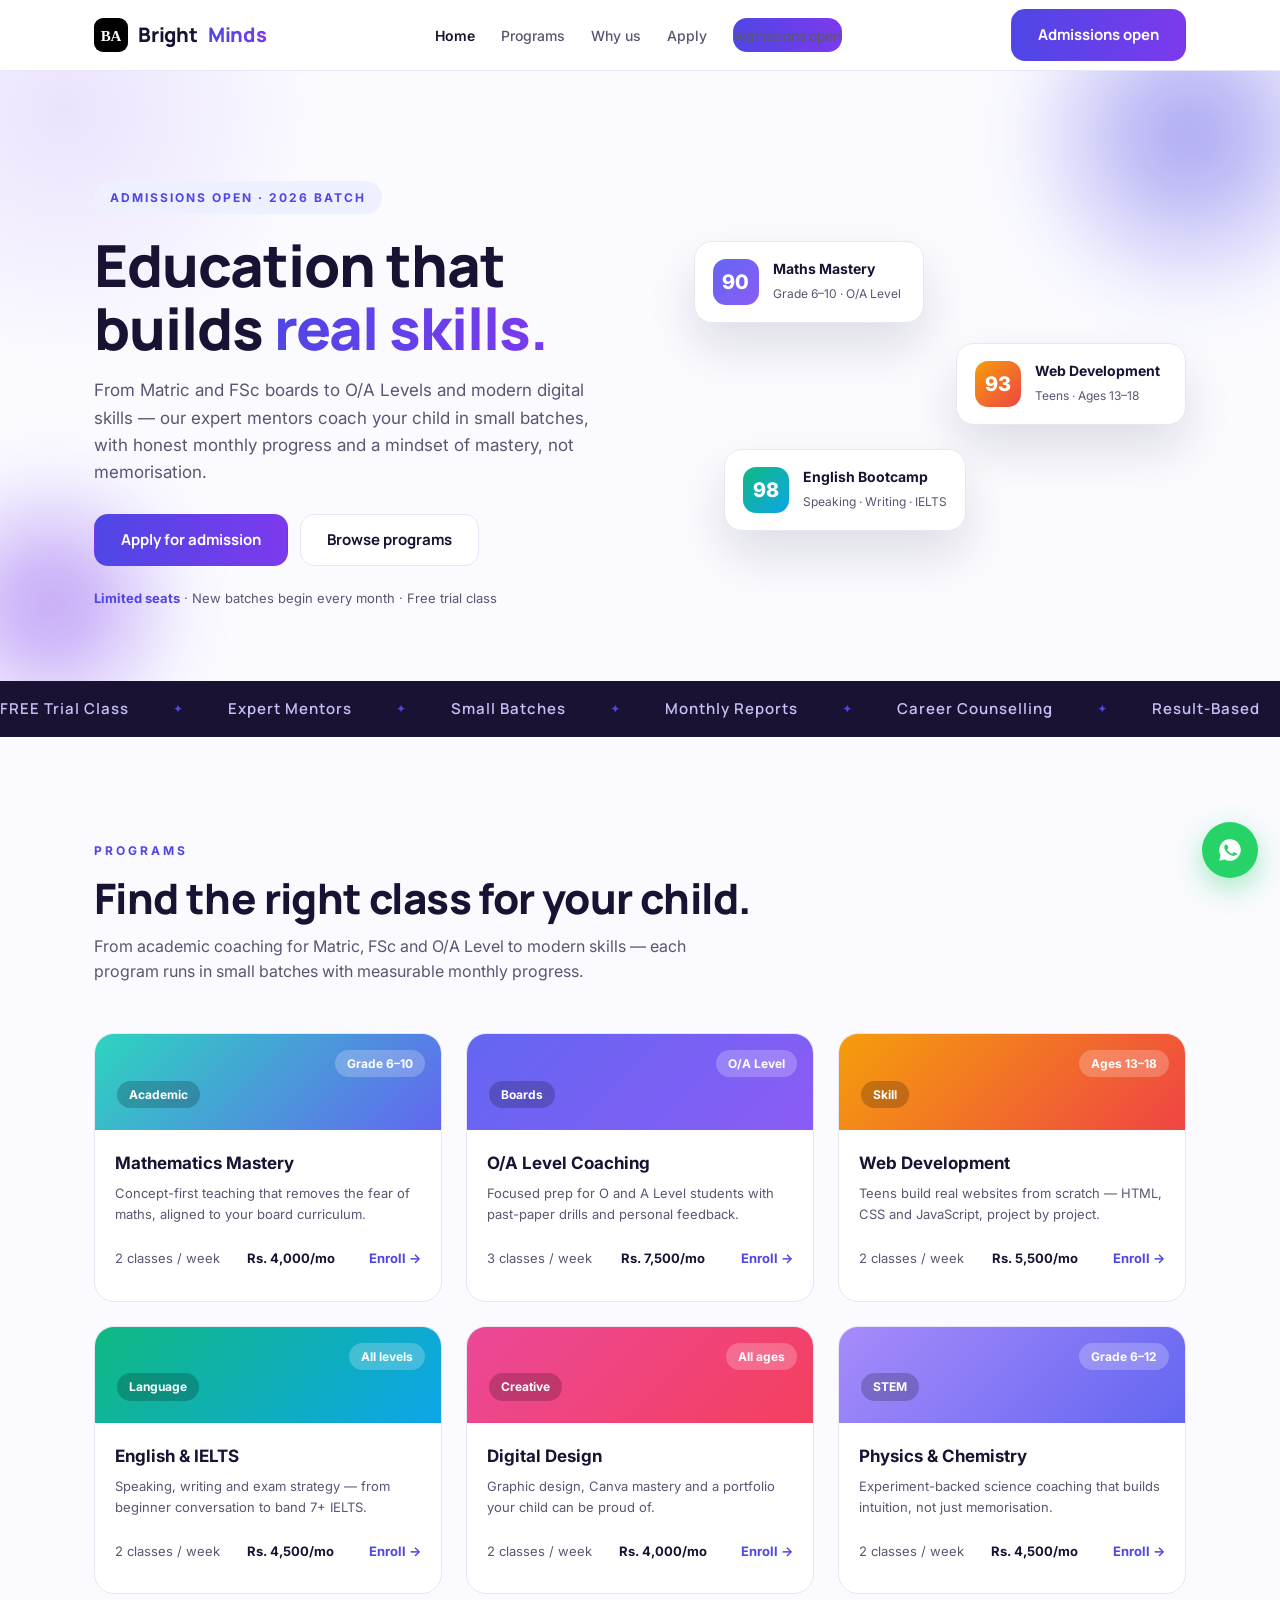
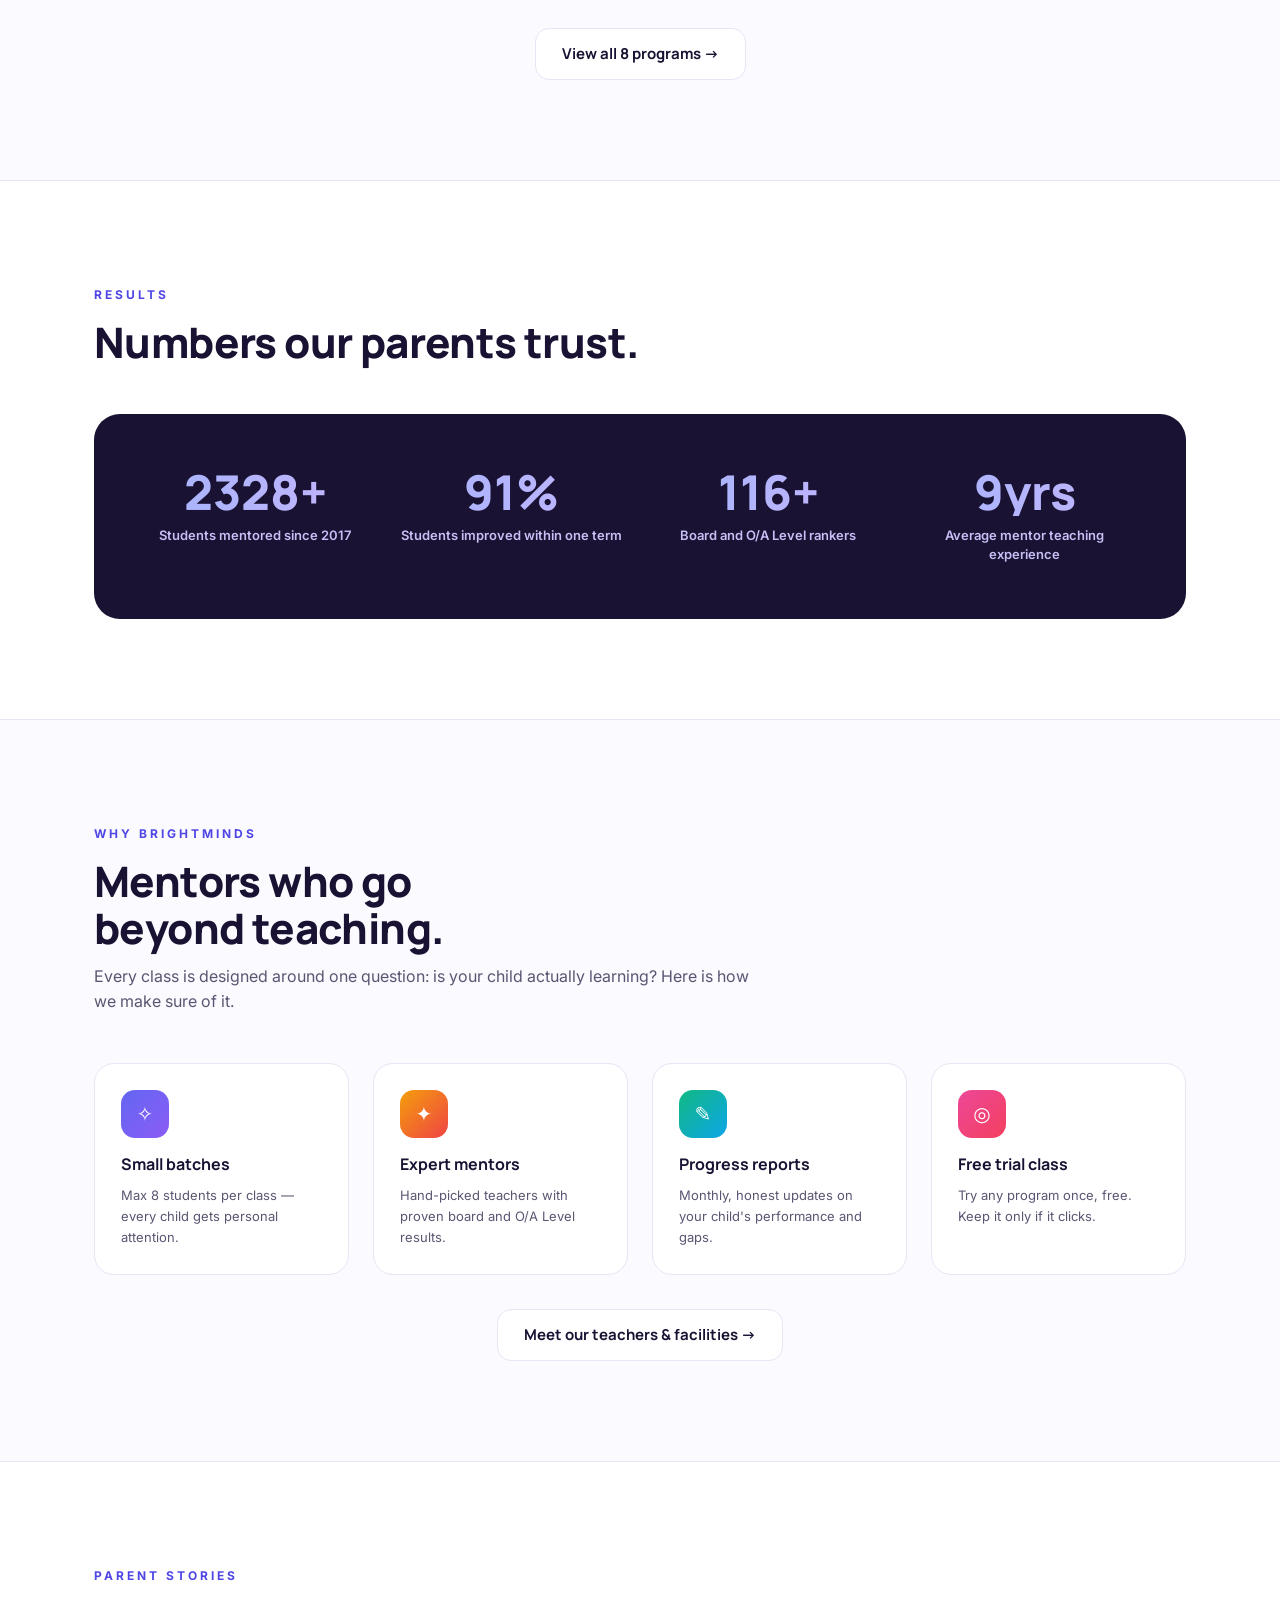
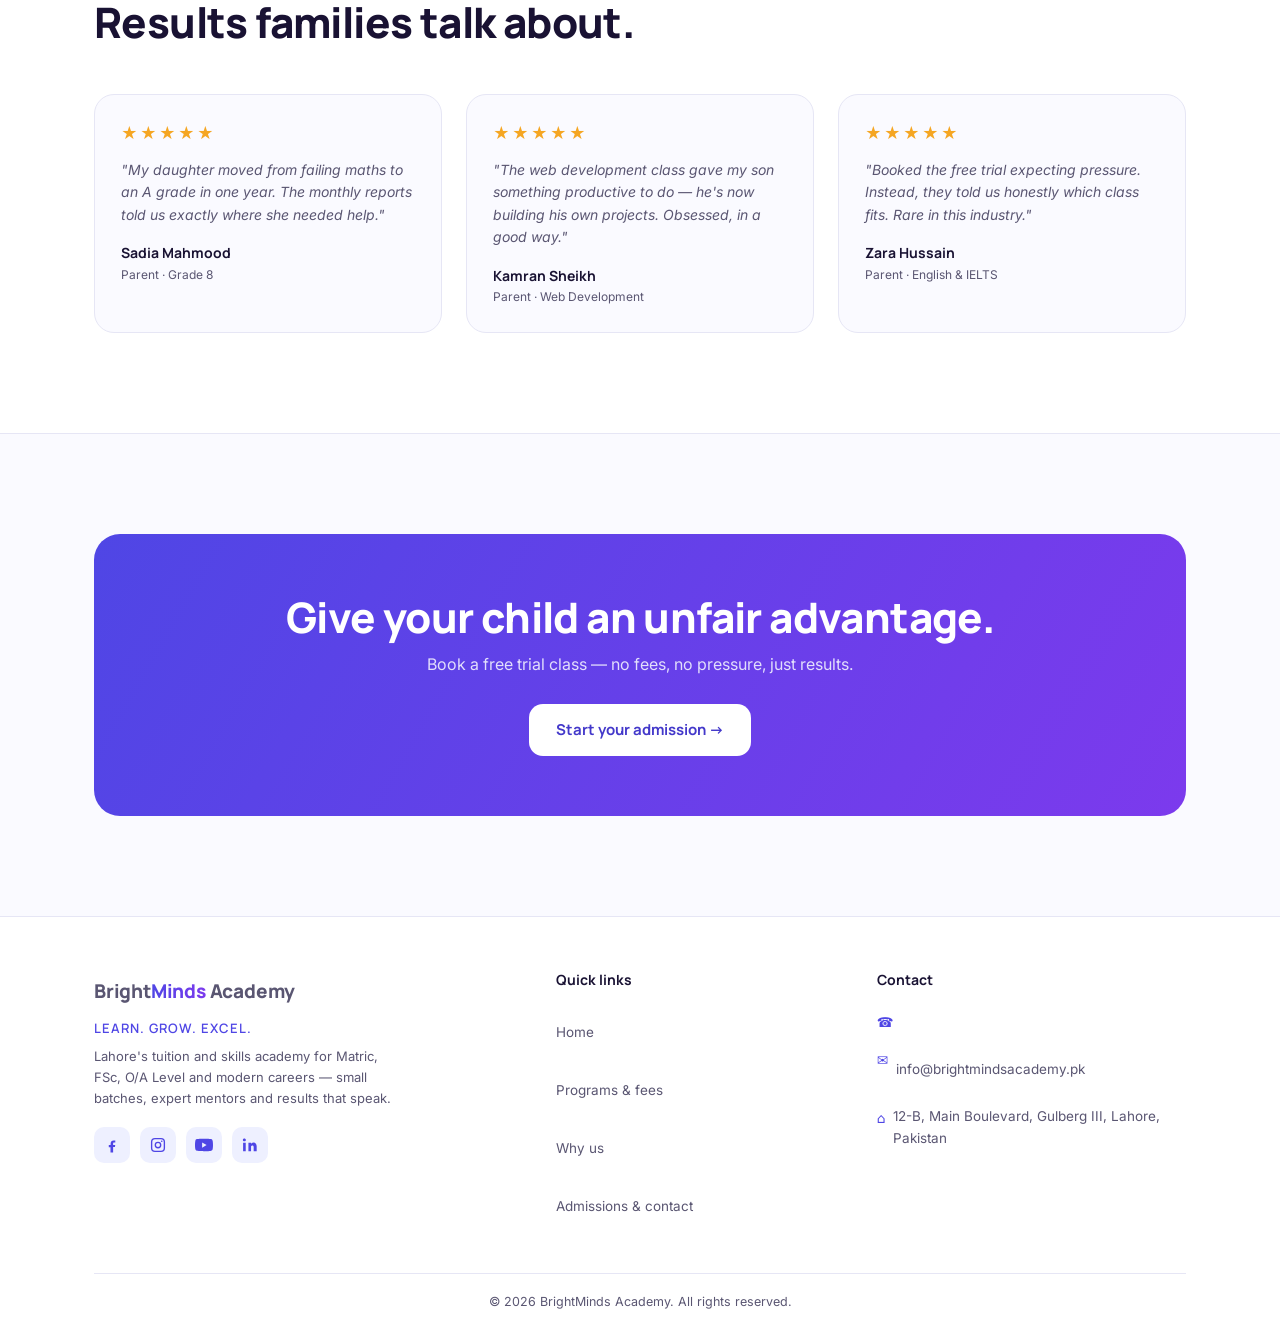
<file: index.html>
<!DOCTYPE html>
<html lang="en">
<head>
<meta charset="UTF-8" />
<meta name="viewport" content="width=device-width, initial-scale=1.0" />
<link rel="icon" type="image/svg+xml" href="/favicon.svg" />
<title>BrightMinds Academy — Coaching &amp; Skills Hub in Lahore | Learn. Grow. Excel.</title>
<meta name="description" content="BrightMinds Academy, Lahore — academic coaching (Matric, FSc, O/A Level), modern skills and language programs with expert mentors, small batches and real results." />
<link rel="preconnect" href="https://fonts.googleapis.com" />
<link rel="preconnect" href="https://fonts.gstatic.com" crossorigin />
<link href="https://fonts.googleapis.com/css2?family=Manrope:wght@500;600;700;800&family=Inter:wght@400;500;600&display=swap" rel="stylesheet" />
<link rel="stylesheet" href="css/style.css" />
</head>
<body>
<div class="sp" id="sp" aria-hidden="true"></div>
<a class="skip" href="#main">Skip to content</a>

<header>
  <div class="container nav">
    <a class="brand" href="index.html"><svg class="logo" width="34" height="34" viewBox="0 0 34 34" aria-hidden="true"><rect width="34" height="34" rx="9" fill="4F46E5"/><text x="17" y="23" text-anchor="middle" font-family="Georgia,serif" font-size="15" fill="#fff">BA</text></svg>Bright<em>Minds</em></a>
    <button class="nav-toggle" id="navToggle" aria-expanded="false" aria-controls="navLinks">
      <span class="bar"></span><span class="bar"></span><span class="bar"></span>
      <span class="sr-only">Toggle navigation menu</span>
    </button>
    <nav class="nav-links" id="navLinks" aria-label="Primary">
      <a href="index.html" aria-current="page">Home</a>
      <a href="programs.html">Programs</a>
      <a href="why-us.html">Why us</a>
      <a href="apply.html">Apply</a>
          <a class="btn btn-indigo" href="apply.html">Admissions open</a>
    </nav>
    <a class="btn btn-indigo" href="apply.html">Admissions open</a>
  </div>
</header>

<main id="main">
  <section class="hero">
    <div class="hero-fx" aria-hidden="true"><div class="orb o1"></div><div class="orb o2"></div></div>
    <div class="container hero-grid">
      <div>
        <span class="kicker rise" style="--d:.05s">Admissions open · 2026 batch</span>
        <h1 class="rise" style="--d:.15s">Education that builds <span>real skills.</span></h1>
        <p class="rise" style="--d:.25s">From Matric and FSc boards to O/A Levels and modern digital skills — our expert mentors coach your child in small batches, with honest monthly progress and a mindset of mastery, not memorisation.</p>
        <div class="hero-actions rise" style="--d:.35s">
          <a class="btn btn-indigo" href="apply.html">Apply for admission</a>
          <a class="btn btn-line" href="programs.html">Browse programs</a>
        </div>
        <div class="hero-note rise" style="--d:.45s"><b>Limited seats</b> · New batches begin every month · Free trial class</div>
      </div>
      <div class="hero-visual rise" style="--d:.2s" aria-hidden="true">
        <div class="course-pill cp1"><span class="cp-ic bg1" data-count="90">90</span><div><h4>Maths Mastery</h4><span>Grade 6–10 · O/A Level</span></div></div>
        <div class="course-pill cp2"><span class="cp-ic bg2" data-count="93">93</span><div><h4>Web Development</h4><span>Teens · Ages 13–18</span></div></div>
        <div class="course-pill cp3"><span class="cp-ic bg3" data-count="98">98</span><div><h4>English Bootcamp</h4><span>Speaking · Writing · IELTS</span></div></div>
      </div>
    </div>
  </section>

  <div class="marquee" aria-hidden="true">
    <div class="marquee-track">
      <span>FREE Trial Class</span><span>Expert Mentors</span><span>Small Batches</span><span>Monthly Reports</span><span>Career Counselling</span><span>Result-Based</span>
      <span>FREE Trial Class</span><span>Expert Mentors</span><span>Small Batches</span><span>Monthly Reports</span><span>Career Counselling</span><span>Result-Based</span>
    </div>
  </div>

  <section id="programs">
    <div class="container">
      <div class="sec-head reveal">
        <span class="kicker">Programs</span>
        <h2>Find the right class for your child.</h2>
        <p>From academic coaching for Matric, FSc and O/A Level to modern skills — each program runs in small batches with measurable monthly progress.</p>
      </div>
      <div class="course-grid">
        <article class="course reveal">
          <div class="course-art art-g"><span class="chip">Academic</span><span class="lvl">Grade 6–10</span></div>
          <div class="course-body"><h3>Mathematics Mastery</h3><p>Concept-first teaching that removes the fear of maths, aligned to your board curriculum.</p>
            <div class="course-meta"><span>2 classes / week</span><b>Rs. 4,000/mo</b><a class="enroll" href="apply.html">Enroll →</a></div></div>
        </article>
        <article class="course reveal">
          <div class="course-art art-i"><span class="chip">Boards</span><span class="lvl">O/A Level</span></div>
          <div class="course-body"><h3>O/A Level Coaching</h3><p>Focused prep for O and A Level students with past-paper drills and personal feedback.</p>
            <div class="course-meta"><span>3 classes / week</span><b>Rs. 7,500/mo</b><a class="enroll" href="apply.html">Enroll →</a></div></div>
        </article>
        <article class="course reveal">
          <div class="course-art art-j"><span class="chip">Skill</span><span class="lvl">Ages 13–18</span></div>
          <div class="course-body"><h3>Web Development</h3><p>Teens build real websites from scratch — HTML, CSS and JavaScript, project by project.</p>
            <div class="course-meta"><span>2 classes / week</span><b>Rs. 5,500/mo</b><a class="enroll" href="apply.html">Enroll →</a></div></div>
        </article>
        <article class="course reveal">
          <div class="course-art art-m"><span class="chip">Language</span><span class="lvl">All levels</span></div>
          <div class="course-body"><h3>English &amp; IELTS</h3><p>Speaking, writing and exam strategy — from beginner conversation to band 7+ IELTS.</p>
            <div class="course-meta"><span>2 classes / week</span><b>Rs. 4,500/mo</b><a class="enroll" href="apply.html">Enroll →</a></div></div>
        </article>
        <article class="course reveal">
          <div class="course-art art-d"><span class="chip">Creative</span><span class="lvl">All ages</span></div>
          <div class="course-body"><h3>Digital Design</h3><p>Graphic design, Canva mastery and a portfolio your child can be proud of.</p>
            <div class="course-meta"><span>2 classes / week</span><b>Rs. 4,000/mo</b><a class="enroll" href="apply.html">Enroll →</a></div></div>
        </article>
        <article class="course reveal">
          <div class="course-art art-f"><span class="chip">STEM</span><span class="lvl">Grade 6–12</span></div>
          <div class="course-body"><h3>Physics &amp; Chemistry</h3><p>Experiment-backed science coaching that builds intuition, not just memorisation.</p>
            <div class="course-meta"><span>2 classes / week</span><b>Rs. 4,500/mo</b><a class="enroll" href="apply.html">Enroll →</a></div></div>
        </article>
      </div>
      <p class="center reveal"><a class="btn btn-line" href="programs.html">View all 8 programs →</a></p>
    </div>
  </section>

  <section class="alt">
    <div class="container">
      <div class="sec-head reveal"><span class="kicker">Results</span><h2>Numbers our parents trust.</h2></div>
      <div class="stats stat-grid reveal">
        <div class="stat spot"><b data-count="2400" data-suffix="+">2,400+</b><span>Students mentored since 2017</span></div>
        <div class="stat spot"><b data-count="94" data-suffix="%">94%</b><span>Students improved within one term</span></div>
        <div class="stat spot"><b data-count="120" data-suffix="+">120+</b><span>Board and O/A Level rankers</span></div>
        <div class="stat spot"><b data-count="9" data-suffix="yrs">9yrs</b><span>Average mentor teaching experience</span></div>
      </div>
    </div>
  </section>

  <section id="why">
    <div class="container">
      <div class="sec-head reveal"><span class="kicker">Why BrightMinds</span><h2>Mentors who go beyond teaching.</h2><p>Every class is designed around one question: is your child actually learning? Here is how we make sure of it.</p></div>
      <div class="why-grid">
        <div class="why reveal"><span class="ic ic-i">✧</span><h3>Small batches</h3><p>Max 8 students per class — every child gets personal attention.</p></div>
        <div class="why reveal"><span class="ic ic-j">✦</span><h3>Expert mentors</h3><p>Hand-picked teachers with proven board and O/A Level results.</p></div>
        <div class="why reveal"><span class="ic ic-m">✎</span><h3>Progress reports</h3><p>Monthly, honest updates on your child's performance and gaps.</p></div>
        <div class="why reveal"><span class="ic ic-d">◎</span><h3>Free trial class</h3><p>Try any program once, free. Keep it only if it clicks.</p></div>
      </div>
      <p class="center reveal"><a class="btn btn-line" href="why-us.html">Meet our teachers &amp; facilities →</a></p>
    </div>
  </section>

  <section id="stories" class="alt">
    <div class="container">
      <div class="sec-head reveal"><span class="kicker">Parent stories</span><h2>Results families talk about.</h2></div>
      <div class="tst-grid">
        <div class="tst reveal"><div class="stars" aria-hidden="true">★★★★★</div><p>"My daughter moved from failing maths to an A grade in one year. The monthly reports told us exactly where she needed help."</p><div class="who">Sadia Mahmood<span>Parent · Grade 8</span></div></div>
        <div class="tst reveal"><div class="stars" aria-hidden="true">★★★★★</div><p>"The web development class gave my son something productive to do — he's now building his own projects. Obsessed, in a good way."</p><div class="who">Kamran Sheikh<span>Parent · Web Development</span></div></div>
        <div class="tst reveal"><div class="stars" aria-hidden="true">★★★★★</div><p>"Booked the free trial expecting pressure. Instead, they told us honestly which class fits. Rare in this industry."</p><div class="who">Zara Hussain<span>Parent · English &amp; IELTS</span></div></div>
      </div>
    </div>
  </section>

  <section id="admissions">
    <div class="container">
      <div class="cta-band reveal">
        <h2>Give your child an unfair advantage.</h2>
        <p>Book a free trial class — no fees, no pressure, just results.</p>
        <a class="btn" href="apply.html">Start your admission →</a>
      </div>
    </div>
  </section>
</main>

<footer>
  <div class="container">
    <div class="foot-grid">
      <div>
        <a class="brand" href="index.html">Bright<em>Minds</em> Academy</a>
        <p class="tagline">Learn. Grow. Excel.</p>
        <p class="foot-about">Lahore's tuition and skills academy for Matric, FSc, O/A Level and modern careers — small batches, expert mentors and results that speak.</p>
        <div class="socials">
          <a href="#" aria-label="BrightMinds Academy on Facebook"><svg width="18" height="18" viewBox="0 0 24 24" fill="currentColor" aria-hidden="true"><path d="M13.5 21.9v-7.2h2.4l.4-2.8h-2.8V10c0-.8.2-1.4 1.4-1.4h1.5V6.1c-.3 0-1.2-.1-2.3-.1-2.3 0-3.9 1.4-3.9 4v2.1H7.7v2.8h2.3v7.2z"/></svg></a>
          <a href="#" aria-label="BrightMinds Academy on Instagram"><svg width="18" height="18" viewBox="0 0 24 24" fill="none" stroke="currentColor" stroke-width="1.8" aria-hidden="true"><rect x="3.5" y="3.5" width="17" height="17" rx="4.5"/><circle cx="12" cy="12" r="3.6"/><circle cx="17" cy="7" r="1.1" fill="currentColor" stroke="none"/></svg></a>
          <a href="#" aria-label="BrightMinds Academy on YouTube"><svg width="18" height="18" viewBox="0 0 24 24" fill="currentColor" aria-hidden="true"><path d="M23.5 6.2c-.3-1-1-1.8-2-2.1C19.9 3.5 12 3.5 12 3.5s-7.9 0-9.5.6c-1 .3-1.8 1.1-2 2.2C0 8.1 0 12 0 12s0 3.9.5 5.8c.3 1 1 1.8 2 2 2.1.7 9.5.7 9.5.7s7.4 0 9.5-.7c1-.3 1.8-1 2-2C24 15.9 24 12 24 12s0-3.9-.5-5.8zM9.5 15.5v-7l6 3.5-6 3.5z"/></svg></a>
          <a href="#" aria-label="BrightMinds Academy on LinkedIn"><svg width="18" height="18" viewBox="0 0 24 24" fill="currentColor" aria-hidden="true"><path d="M20.4 20.4h-3.5v-5.6c0-1.3-.5-2.2-1.7-2.2-.9 0-1.4.6-1.7 1.2-.1.2-.1.5-.1.8v5.8H9.9V9h3.5v1.6c.5-.7 1.3-1.8 3.3-1.8 2.4 0 4.2 1.6 4.2 4.9v6.7zM4.5 3.3c-1.2 0-2 .8-2 1.9 0 1.1.8 1.9 2 1.9s2-.8 2-1.9c-.1-1.1-.9-1.9-2-1.9zM2.8 20.4h3.5V9H2.8z"/></svg></a>
        </div>
      </div>
      <div>
        <h4 class="foot-h">Quick links</h4>
        <ul class="foot-links">
          <li><a href="index.html">Home</a></li>
          <li><a href="programs.html">Programs &amp; fees</a></li>
          <li><a href="why-us.html">Why us</a></li>
          <li><a href="apply.html">Admissions &amp; contact</a></li>
        </ul>
      </div>
      <div>
        <h4 class="foot-h">Contact</h4>
        <ul class="foot-links">
          <li><span class="em" aria-hidden="true">☎</span></li>
          <li><span class="em" aria-hidden="true">✉</span><a href="mailto:info@brightmindsacademy.pk">info@brightmindsacademy.pk</a></li>
          <li><span class="em" aria-hidden="true">⌂</span>12-B, Main Boulevard, Gulberg III, Lahore, Pakistan</li>
        </ul>
      </div>
    </div>
    <div class="foot-bar">© 2026 BrightMinds Academy. All rights reserved.</div>
  </div>
</footer>

<a class="wa" href="apply.html" target="_blank" rel="noopener" aria-label="Chat with BrightMinds Academy on WhatsApp">
  <svg width="26" height="26" viewBox="0 0 24 24" fill="currentColor" aria-hidden="true"><path d="M12 2a10 10 0 0 0-8.6 15.1L2 22l5-1.3A10 10 0 1 0 12 2zm5.5 14.1c-.2.6-1.2 1.2-1.7 1.2-.5.1-1 .2-3.3-.7-2.8-1.1-4.6-4-4.7-4.2-.1-.2-1.1-1.5-1.1-2.9s.7-2 1-2.3c.2-.3.5-.3.7-.3h.5c.2 0 .4 0 .6.5l.9 2.1c.1.2.1.4 0 .6l-.5.7-.4.4c-.1.1-.3.3-.1.6.2.3.8 1.3 1.7 2.1 1.2 1.1 2.2 1.4 2.5 1.5.3.2.5.1.7-.1l1-1.2c.2-.3.4-.2.7-.1l2 1c.3.1.5.2.6.3.1.1.1.8-.1 1.3z"/></svg>
</a>

<script src="js/main.js"></script>
</body>
</html>
</file>
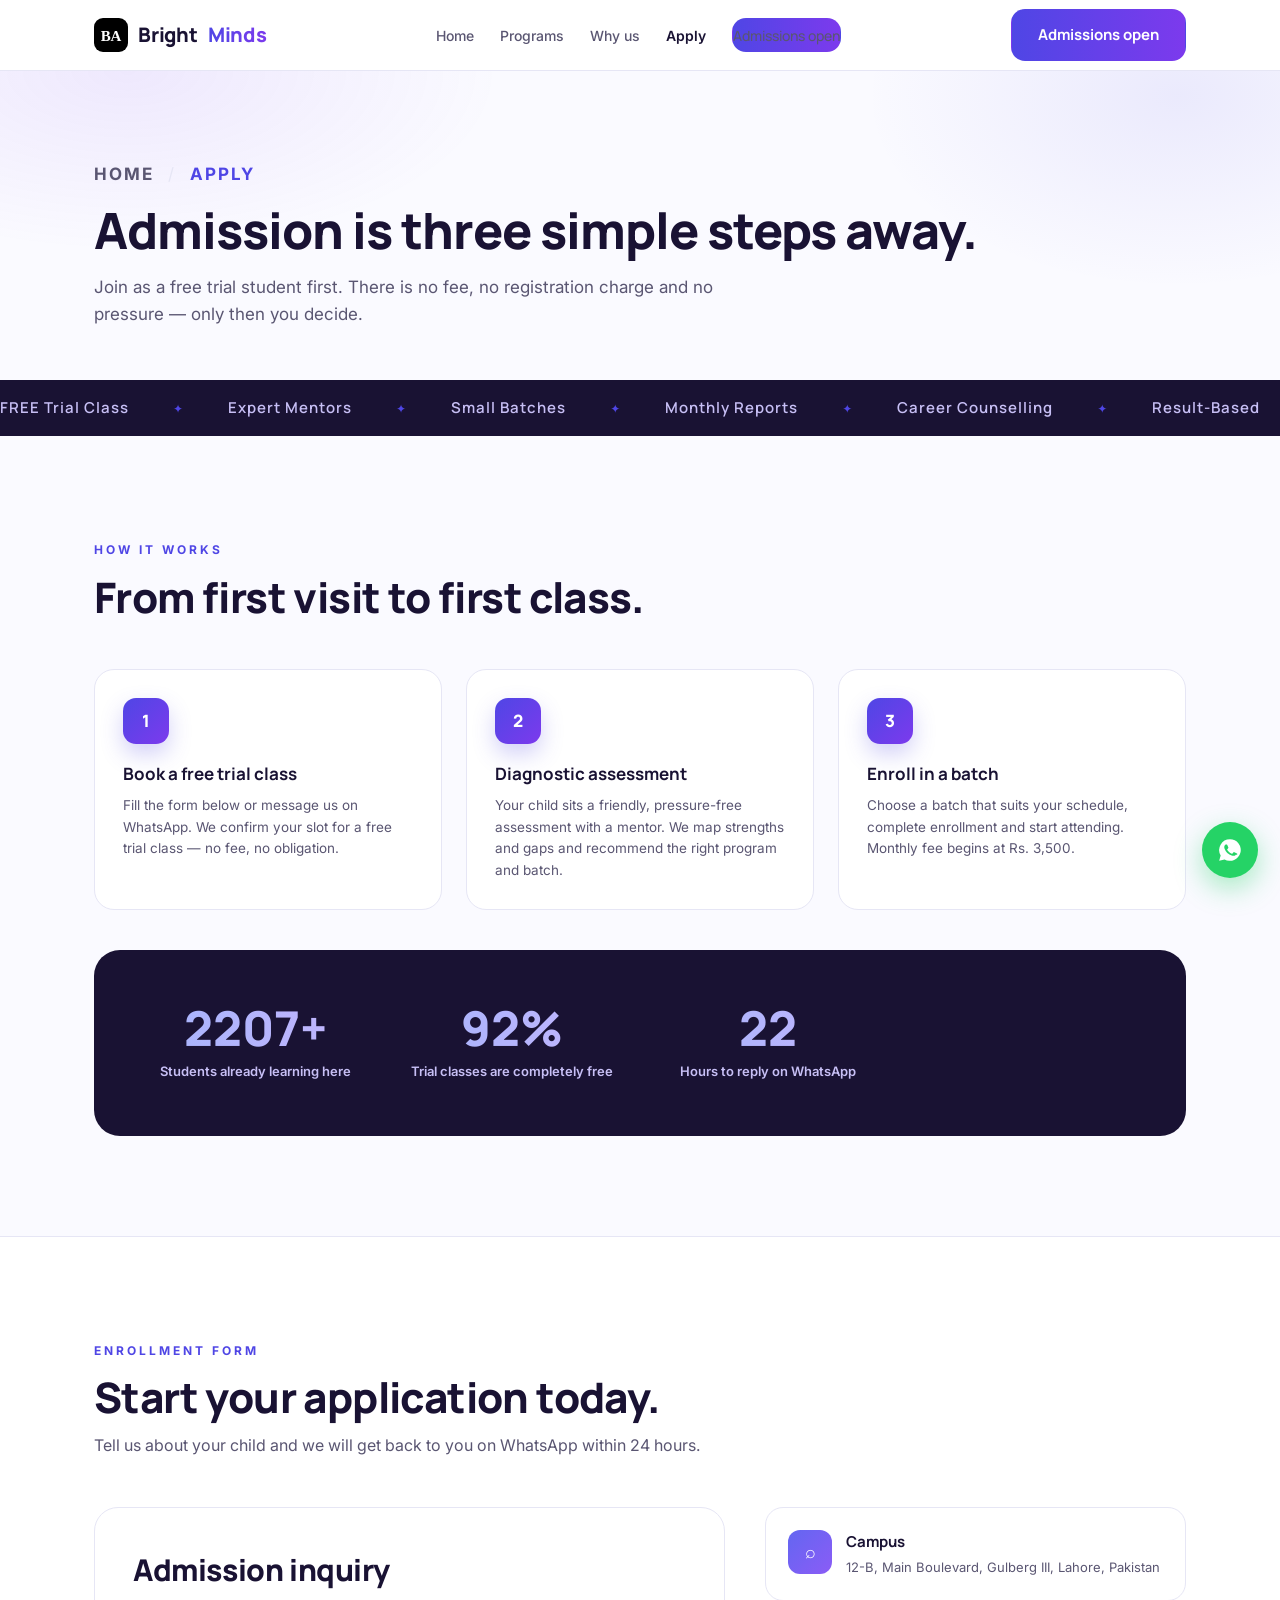
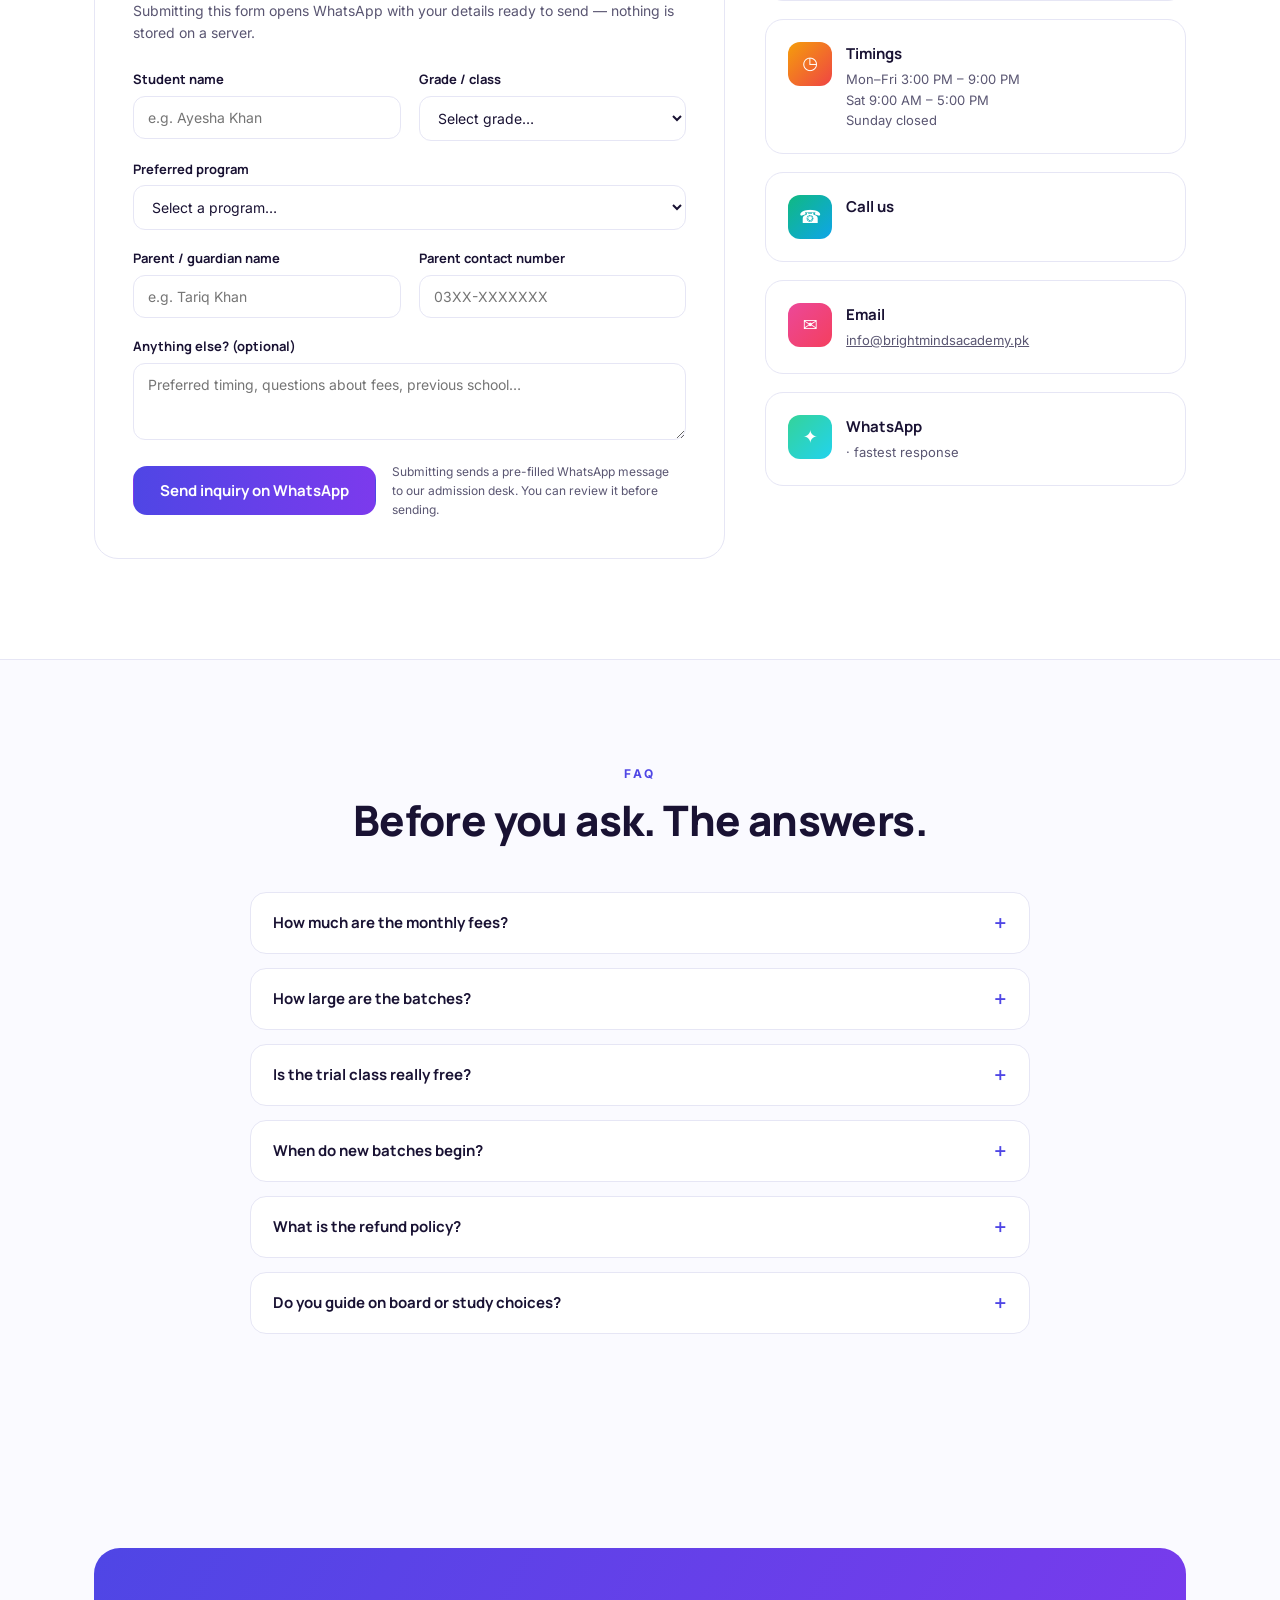
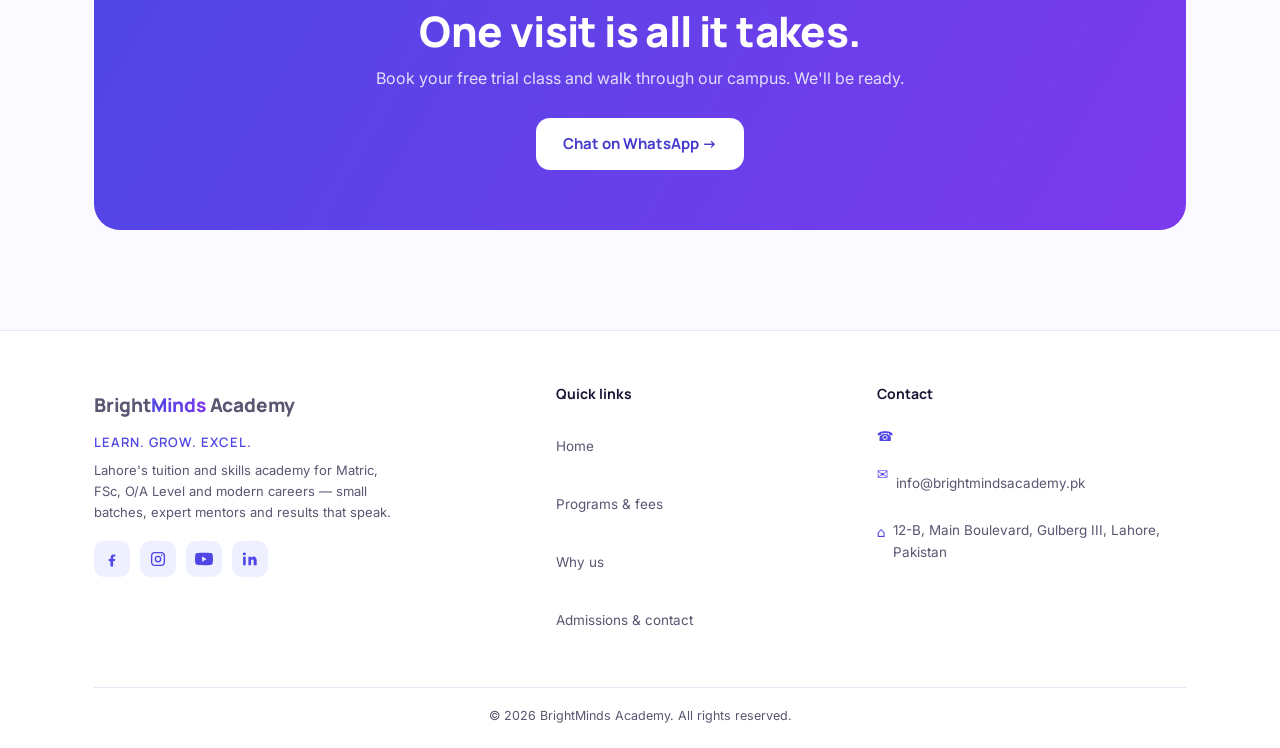
<file: apply.html>
<!DOCTYPE html>
<html lang="en">
<head>
<meta charset="UTF-8" />
<meta name="viewport" content="width=device-width, initial-scale=1.0" />
<link rel="icon" type="image/svg+xml" href="/favicon.svg" />
<title>Admissions &amp; Contact — BrightMinds Academy Lahore</title>
<meta name="description" content="Apply for admission at BrightMinds Academy, Lahore. Book a free trial class, fill the enrollment form or contact us on WhatsApp for fees, batches and enrollment details." />
<link rel="preconnect" href="https://fonts.googleapis.com" />
<link rel="preconnect" href="https://fonts.gstatic.com" crossorigin />
<link href="https://fonts.googleapis.com/css2?family=Manrope:wght@500;600;700;800&family=Inter:wght@400;500;600&display=swap" rel="stylesheet" />
<link rel="stylesheet" href="css/style.css" />
</head>
<body>
<div class="sp" id="sp" aria-hidden="true"></div>
<a class="skip" href="#main">Skip to content</a>

<header>
  <div class="container nav">
    <a class="brand" href="index.html"><svg class="logo" width="34" height="34" viewBox="0 0 34 34" aria-hidden="true"><rect width="34" height="34" rx="9" fill="4F46E5"/><text x="17" y="23" text-anchor="middle" font-family="Georgia,serif" font-size="15" fill="#fff">BA</text></svg>Bright<em>Minds</em></a>
    <button class="nav-toggle" id="navToggle" aria-expanded="false" aria-controls="navLinks">
      <span class="bar"></span><span class="bar"></span><span class="bar"></span>
      <span class="sr-only">Toggle navigation menu</span>
    </button>
    <nav class="nav-links" id="navLinks" aria-label="Primary">
      <a href="index.html">Home</a>
      <a href="programs.html">Programs</a>
      <a href="why-us.html">Why us</a>
      <a href="apply.html" aria-current="page">Apply</a>
          <a class="btn btn-indigo" href="apply.html">Admissions open</a>
    </nav>
    <a class="btn btn-indigo" href="apply.html">Admissions open</a>
  </div>
</header>

<main id="main">
  <section class="page-hero">
    <div class="container">
      <p class="crumb rise" style="--d:.05s"><a href="index.html">Home</a><span class="current"></span><b>Apply</b></p>
      <h1 class="rise" style="--d:.15s">Admission is three simple steps away.</h1>
      <p class="rise" style="--d:.25s">Join as a free trial student first. There is no fee, no registration charge and no pressure — only then you decide.</p>
    </div>
  </section>

  <div class="marquee" aria-hidden="true">
    <div class="marquee-track">
      <span>FREE Trial Class</span><span>Expert Mentors</span><span>Small Batches</span><span>Monthly Reports</span><span>Career Counselling</span><span>Result-Based</span>
      <span>FREE Trial Class</span><span>Expert Mentors</span><span>Small Batches</span><span>Monthly Reports</span><span>Career Counselling</span><span>Result-Based</span>
    </div>
  </div>

  <section id="steps">
    <div class="container">
      <div class="sec-head reveal">
        <span class="kicker">How it works</span>
        <h2>From first visit to first class.</h2>
      </div>
      <div class="steps">
        <article class="scard reveal">
          <div class="snum">1</div>
          <h3>Book a free trial class</h3>
          <p>Fill the form below or message us on WhatsApp. We confirm your slot for a free trial class — no fee, no obligation.</p>
        </article>
        <article class="scard reveal">
          <div class="snum">2</div>
          <h3>Diagnostic assessment</h3>
          <p>Your child sits a friendly, pressure-free assessment with a mentor. We map strengths and gaps and recommend the right program and batch.</p>
        </article>
        <article class="scard reveal">
          <div class="snum">3</div>
          <h3>Enroll in a batch</h3>
          <p>Choose a batch that suits your schedule, complete enrollment and start attending. Monthly fee begins at Rs. 3,500.</p>
        </article>
      </div>
      <div class="stats stat-grid reveal" style="margin-top:40px">
        <div class="stat spot"><b data-count="2400" data-suffix="+">2,400+</b><span>Students already learning here</span></div>
        <div class="stat spot"><b data-count="100" data-suffix="%">100%</b><span>Trial classes are completely free</span></div>
        <div class="stat spot"><b data-count="24">24</b><span>Hours to reply on WhatsApp</span></div>
      </div>
    </div>
  </section>

  <section id="enroll" class="alt">
    <div class="container">
      <div class="sec-head reveal">
        <span class="kicker">Enrollment form</span>
        <h2>Start your application today.</h2>
        <p>Tell us about your child and we will get back to you on WhatsApp within 24 hours.</p>
      </div>
      <div class="dual">
        <div class="form-wrap reveal">
          <h2>Admission inquiry</h2>
          <p class="form-sub">Submitting this form opens WhatsApp with your details ready to send — nothing is stored on a server.</p>
          <form id="applyForm" method="post" action="#" novalidate>
            <div class="form-grid">
              <div class="field">
                <label for="student">Student name</label>
                <input type="text" id="student" name="student" placeholder="e.g. Ayesha Khan" autocomplete="name" required />
              </div>
              <div class="field">
                <label for="grade">Grade / class</label>
                <select id="grade" name="grade" required>
                  <option value="">Select grade…</option>
                  <option>Grade 1–3</option>
                  <option>Grade 4–5</option>
                  <option>Grade 6–8</option>
                  <option>Grade 9 (Matric / O Level)</option>
                  <option>Grade 10 (Matric / O Level)</option>
                  <option>Grade 11 (FSc / A Level)</option>
                  <option>Grade 12 (FSc / A Level)</option>
                  <option>Other / Adult</option>
                </select>
              </div>
              <div class="field full">
                <label for="program">Preferred program</label>
                <select id="program" name="program" required>
                  <option value="">Select a program…</option>
                  <option>Mathematics Mastery</option>
                  <option>O/A Level Coaching</option>
                  <option>Web Development</option>
                  <option>English &amp; IELTS</option>
                  <option>Digital Design</option>
                  <option>Physics &amp; Chemistry</option>
                  <option>Matric &amp; FSc Boards</option>
                  <option>Qur'an &amp; Islamic Studies</option>
                </select>
              </div>
              <div class="field">
                <label for="parent">Parent / guardian name</label>
                <input type="text" id="parent" name="parent" placeholder="e.g. Tariq Khan" autocomplete="name" required />
              </div>
              <div class="field">
                <label for="phone">Parent contact number</label>
                <input type="tel" id="phone" name="phone" placeholder="03XX-XXXXXXX" autocomplete="tel" pattern="[0-9+\- ]{10,15}" title="Please enter a valid phone number, e.g. " required />
              </div>
              <div class="field full">
                <label for="notes">Anything else? (optional)</label>
                <textarea id="notes" name="notes" rows="3" placeholder="Preferred timing, questions about fees, previous school…"></textarea>
              </div>
            </div>
            <div class="form-actions">
              <button class="btn btn-indigo" type="submit">Send inquiry on WhatsApp</button>
              <small>Submitting sends a pre-filled WhatsApp message to our admission desk. You can review it before sending.</small>
            </div>
          </form>
        </div>
        <div class="info-grid reveal">
          <div class="info spot"><span class="ic ic-i" aria-hidden="true">⌕</span><div><h3>Campus</h3><p>12-B, Main Boulevard, Gulberg III, Lahore, Pakistan</p></div></div>
          <div class="info spot"><span class="ic ic-j" aria-hidden="true">◷</span><div><h3>Timings</h3><p>Mon–Fri 3:00 PM – 9:00 PM<br />Sat 9:00 AM – 5:00 PM<br />Sunday closed</p></div></div>
          <div class="info spot"><span class="ic ic-m" aria-hidden="true">☎</span><div><h3>Call us</h3><p></p></div></div>
          <div class="info spot"><span class="ic ic-d" aria-hidden="true">✉</span><div><h3>Email</h3><p><a href="mailto:info@brightmindsacademy.pk">info@brightmindsacademy.pk</a></p></div></div>
          <div class="info spot"><span class="ic ic-e" aria-hidden="true">✦</span><div><h3>WhatsApp</h3><p><a href="apply.html" target="_blank" rel="noopener"></a> · fastest response</p></div></div>
        </div>
      </div>
    </div>
  </section>

  <section id="faq">
    <div class="container">
      <div class="sec-head reveal sec-center">
        <span class="kicker">FAQ</span>
        <h2>Before you ask. The answers.</h2>
      </div>
      <div class="faq">
        <details class="reveal">
          <summary>How much are the monthly fees?</summary>
          <p>Fees range from Rs. 3,500 to Rs. 7,500 per month depending on the program. Fees include all study material and monthly reports. Paying a term in advance (3 months) saves 5%, and siblings enjoy a 10% discount for the second child.</p>
        </details>
        <details class="reveal">
          <summary>How large are the batches?</summary>
          <p>Maximum 8 students per batch — a guarantee we never break. This keeps classes interactive and gives every child individual attention, homework review and doubt-clearing time.</p>
        </details>
        <details class="reveal">
          <summary>Is the trial class really free?</summary>
          <p>Yes, completely free and with no obligation. You attend one full class with your child's prospective batch, meet the mentor, and then decide. No registration fee is charged at any point.</p>
        </details>
        <details class="reveal">
          <summary>When do new batches begin?</summary>
          <p>Every month. We also run mid-month intakes whenever a seat opens. Tell us your preferred timing and we will match you with the next available batch.</p>
        </details>
        <details class="reveal">
          <summary>What is the refund policy?</summary>
          <p>Fees are charged monthly. If you leave before the month ends, the remaining classes are adjusted — either refunded or carried to the next month. There is no security deposit and no fine for leaving.</p>
        </details>
        <details class="reveal">
          <summary>Do you guide on board or study choices?</summary>
          <p>Yes. As part of Matric/FSc and O/A Level programs, our mentors offer free career counselling sessions — subject selection, stream choices and realistic university pathways.</p>
        </details>
      </div>
    </div>
  </section>

  <section id="visit">
    <div class="container">
      <div class="cta-band reveal">
        <h2>One visit is all it takes.</h2>
        <p>Book your free trial class and walk through our campus. We'll be ready.</p>
        <a class="btn" href="apply.html" target="_blank" rel="noopener">Chat on WhatsApp →</a>
      </div>
    </div>
  </section>
</main>

<footer>
  <div class="container">
    <div class="foot-grid">
      <div>
        <a class="brand" href="index.html">Bright<em>Minds</em> Academy</a>
        <p class="tagline">Learn. Grow. Excel.</p>
        <p class="foot-about">Lahore's tuition and skills academy for Matric, FSc, O/A Level and modern careers — small batches, expert mentors and results that speak.</p>
        <div class="socials">
          <a href="#" aria-label="BrightMinds Academy on Facebook"><svg width="18" height="18" viewBox="0 0 24 24" fill="currentColor" aria-hidden="true"><path d="M13.5 21.9v-7.2h2.4l.4-2.8h-2.8V10c0-.8.2-1.4 1.4-1.4h1.5V6.1c-.3 0-1.2-.1-2.3-.1-2.3 0-3.9 1.4-3.9 4v2.1H7.7v2.8h2.3v7.2z"/></svg></a>
          <a href="#" aria-label="BrightMinds Academy on Instagram"><svg width="18" height="18" viewBox="0 0 24 24" fill="none" stroke="currentColor" stroke-width="1.8" aria-hidden="true"><rect x="3.5" y="3.5" width="17" height="17" rx="4.5"/><circle cx="12" cy="12" r="3.6"/><circle cx="17" cy="7" r="1.1" fill="currentColor" stroke="none"/></svg></a>
          <a href="#" aria-label="BrightMinds Academy on YouTube"><svg width="18" height="18" viewBox="0 0 24 24" fill="currentColor" aria-hidden="true"><path d="M23.5 6.2c-.3-1-1-1.8-2-2.1C19.9 3.5 12 3.5 12 3.5s-7.9 0-9.5.6c-1 .3-1.8 1.1-2 2.2C0 8.1 0 12 0 12s0 3.9.5 5.8c.3 1 1 1.8 2 2 2.1.7 9.5.7 9.5.7s7.4 0 9.5-.7c1-.3 1.8-1 2-2C24 15.9 24 12 24 12s0-3.9-.5-5.8zM9.5 15.5v-7l6 3.5-6 3.5z"/></svg></a>
          <a href="#" aria-label="BrightMinds Academy on LinkedIn"><svg width="18" height="18" viewBox="0 0 24 24" fill="currentColor" aria-hidden="true"><path d="M20.4 20.4h-3.5v-5.6c0-1.3-.5-2.2-1.7-2.2-.9 0-1.4.6-1.7 1.2-.1.2-.1.5-.1.8v5.8H9.9V9h3.5v1.6c.5-.7 1.3-1.8 3.3-1.8 2.4 0 4.2 1.6 4.2 4.9v6.7zM4.5 3.3c-1.2 0-2 .8-2 1.9 0 1.1.8 1.9 2 1.9s2-.8 2-1.9c-.1-1.1-.9-1.9-2-1.9zM2.8 20.4h3.5V9H2.8z"/></svg></a>
        </div>
      </div>
      <div>
        <h4 class="foot-h">Quick links</h4>
        <ul class="foot-links">
          <li><a href="index.html">Home</a></li>
          <li><a href="programs.html">Programs &amp; fees</a></li>
          <li><a href="why-us.html">Why us</a></li>
          <li><a href="apply.html">Admissions &amp; contact</a></li>
        </ul>
      </div>
      <div>
        <h4 class="foot-h">Contact</h4>
        <ul class="foot-links">
          <li><span class="em" aria-hidden="true">☎</span></li>
          <li><span class="em" aria-hidden="true">✉</span><a href="mailto:info@brightmindsacademy.pk">info@brightmindsacademy.pk</a></li>
          <li><span class="em" aria-hidden="true">⌂</span>12-B, Main Boulevard, Gulberg III, Lahore, Pakistan</li>
        </ul>
      </div>
    </div>
    <div class="foot-bar">© 2026 BrightMinds Academy. All rights reserved.</div>
  </div>
</footer>

<a class="wa" href="apply.html" target="_blank" rel="noopener" aria-label="Chat with BrightMinds Academy on WhatsApp">
  <svg width="26" height="26" viewBox="0 0 24 24" fill="currentColor" aria-hidden="true"><path d="M12 2a10 10 0 0 0-8.6 15.1L2 22l5-1.3A10 10 0 1 0 12 2zm5.5 14.1c-.2.6-1.2 1.2-1.7 1.2-.5.1-1 .2-3.3-.7-2.8-1.1-4.6-4-4.7-4.2-.1-.2-1.1-1.5-1.1-2.9s.7-2 1-2.3c.2-.3.5-.3.7-.3h.5c.2 0 .4 0 .6.5l.9 2.1c.1.2.1.4 0 .6l-.5.7-.4.4c-.1.1-.3.3-.1.6.2.3.8 1.3 1.7 2.1 1.2 1.1 2.2 1.4 2.5 1.5.3.2.5.1.7-.1l1-1.2c.2-.3.4-.2.7-.1l2 1c.3.1.5.2.6.3.1.1.1.8-.1 1.3z"/></svg>
</a>

<script src="js/main.js"></script>
</body>
</html>
</file>
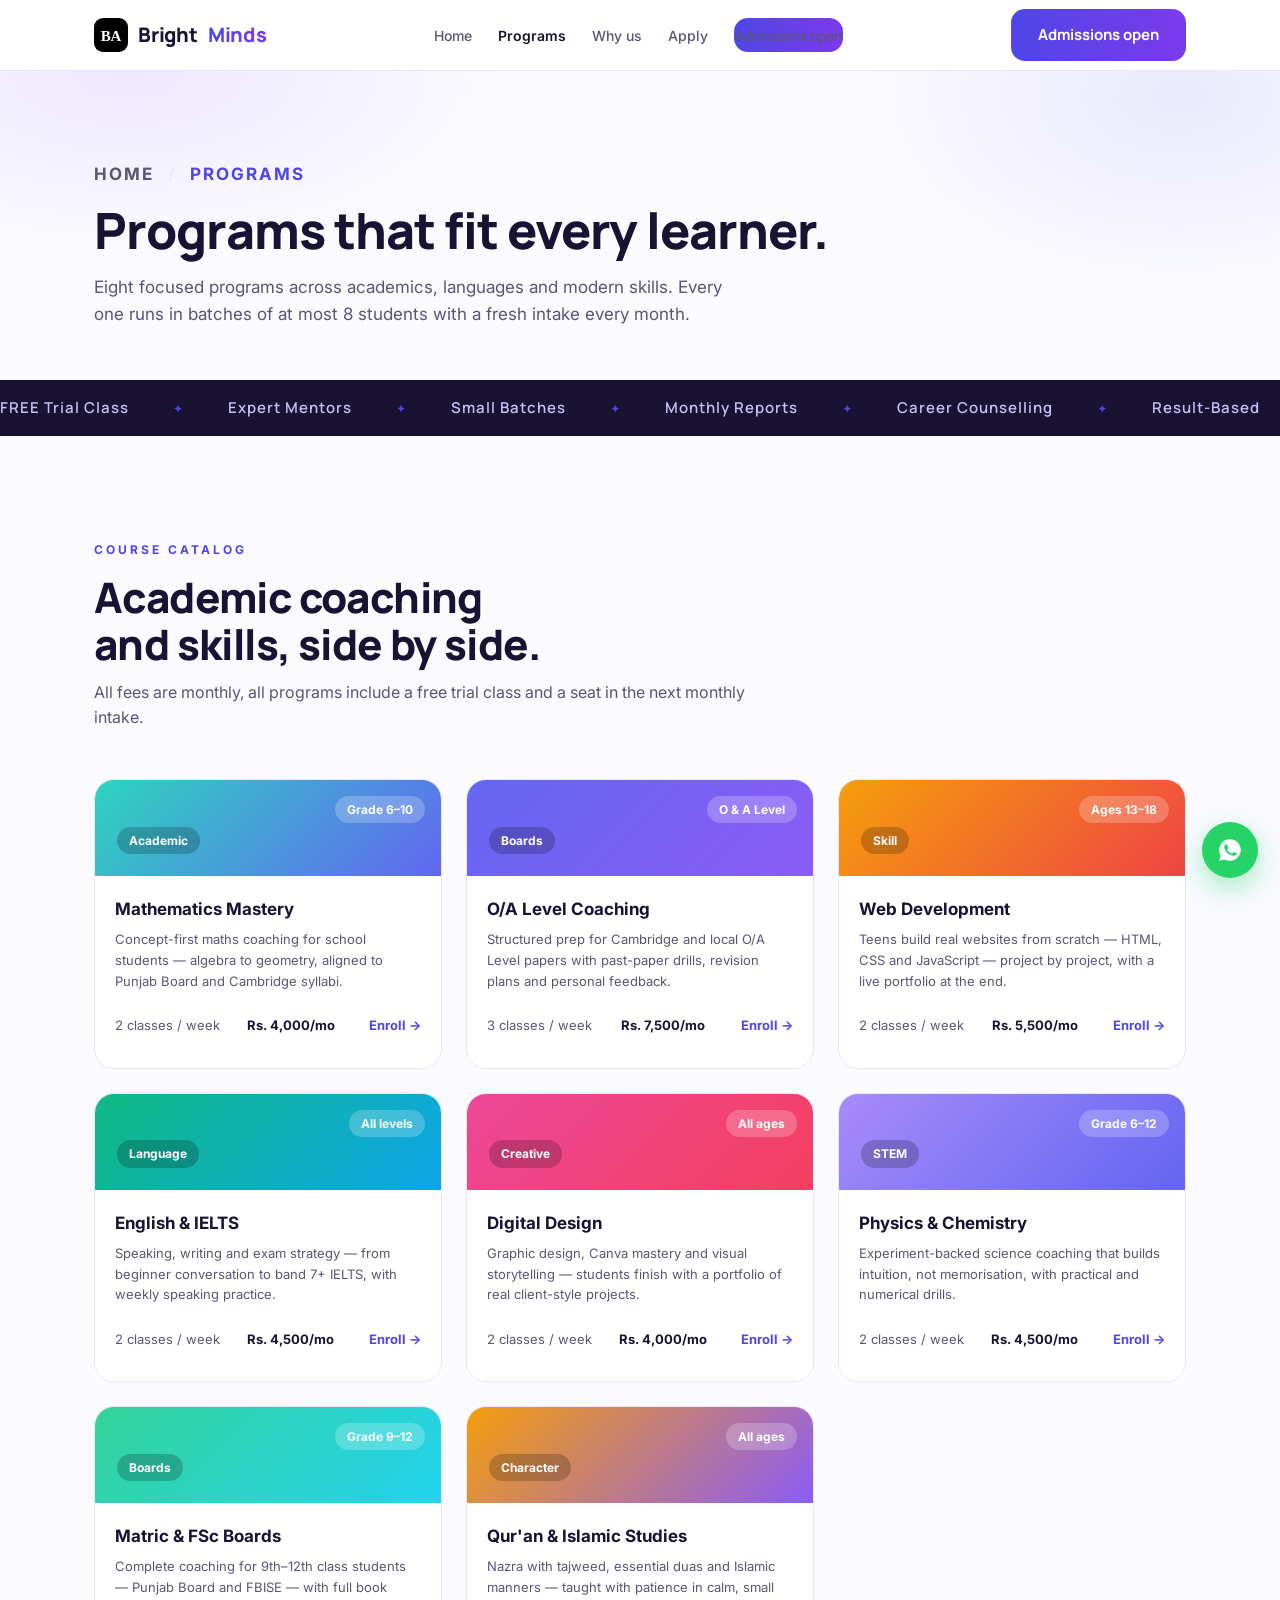
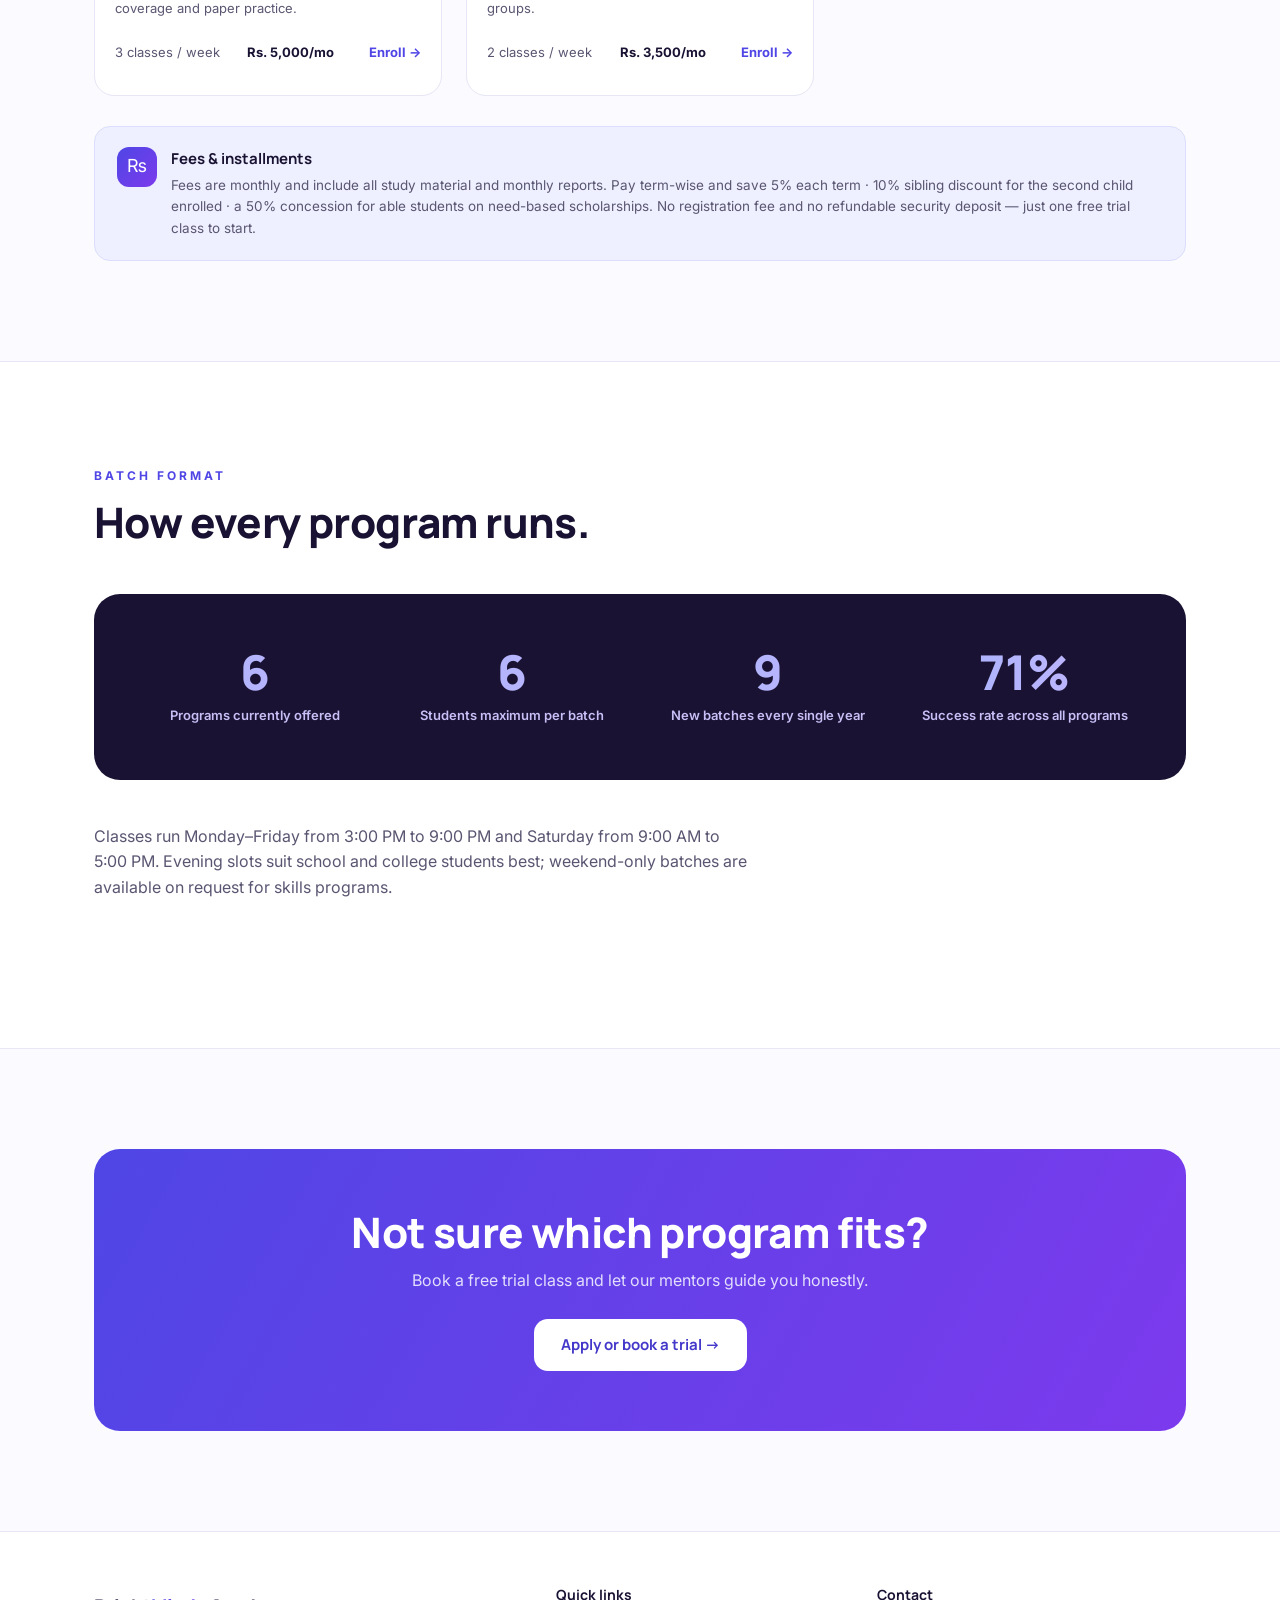
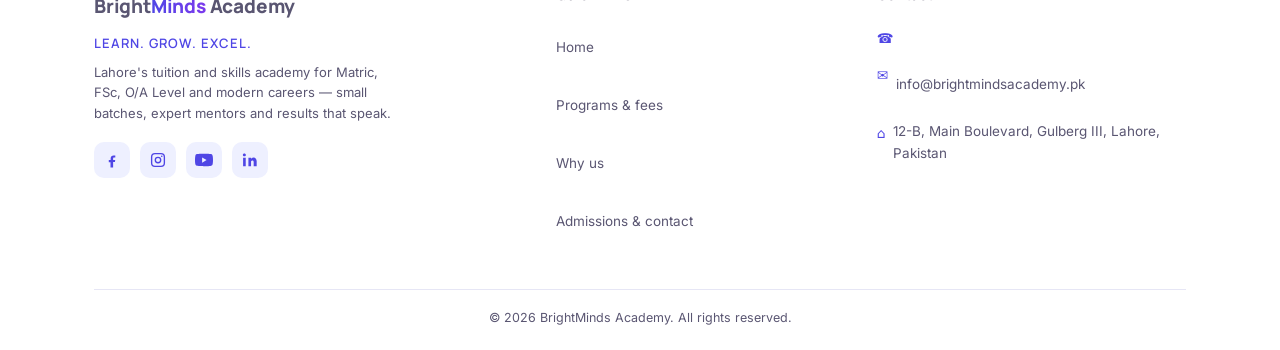
<file: programs.html>
<!DOCTYPE html>
<html lang="en">
<head>
<meta charset="UTF-8" />
<meta name="viewport" content="width=device-width, initial-scale=1.0" />
<link rel="icon" type="image/svg+xml" href="/favicon.svg" />
<title>Programs &amp; Fees — BrightMinds Academy Lahore</title>
<meta name="description" content="Explore BrightMinds Academy programs — Mathematics, O/A Level coaching, Web Development, English &amp; IELTS, Digital Design, Physics &amp; Chemistry, Matric &amp; FSc boards and Qur'an studies. Fees in Rs., schedules, monthly batches." />
<link rel="preconnect" href="https://fonts.googleapis.com" />
<link rel="preconnect" href="https://fonts.gstatic.com" crossorigin />
<link href="https://fonts.googleapis.com/css2?family=Manrope:wght@500;600;700;800&family=Inter:wght@400;500;600&display=swap" rel="stylesheet" />
<link rel="stylesheet" href="css/style.css" />
</head>
<body>
<div class="sp" id="sp" aria-hidden="true"></div>
<a class="skip" href="#main">Skip to content</a>

<header>
  <div class="container nav">
    <a class="brand" href="index.html"><svg class="logo" width="34" height="34" viewBox="0 0 34 34" aria-hidden="true"><rect width="34" height="34" rx="9" fill="4F46E5"/><text x="17" y="23" text-anchor="middle" font-family="Georgia,serif" font-size="15" fill="#fff">BA</text></svg>Bright<em>Minds</em></a>
    <button class="nav-toggle" id="navToggle" aria-expanded="false" aria-controls="navLinks">
      <span class="bar"></span><span class="bar"></span><span class="bar"></span>
      <span class="sr-only">Toggle navigation menu</span>
    </button>
    <nav class="nav-links" id="navLinks" aria-label="Primary">
      <a href="index.html">Home</a>
      <a href="programs.html" aria-current="page">Programs</a>
      <a href="why-us.html">Why us</a>
      <a href="apply.html">Apply</a>
          <a class="btn btn-indigo" href="apply.html">Admissions open</a>
    </nav>
    <a class="btn btn-indigo" href="apply.html">Admissions open</a>
  </div>
</header>

<main id="main">
  <section class="page-hero">
    <div class="container">
      <p class="crumb rise" style="--d:.05s"><a href="index.html">Home</a><span class="current"></span><b>Programs</b></p>
      <h1 class="rise" style="--d:.15s">Programs that fit every learner.</h1>
      <p class="rise" style="--d:.25s">Eight focused programs across academics, languages and modern skills. Every one runs in batches of at most 8 students with a fresh intake every month.</p>
    </div>
  </section>

  <div class="marquee" aria-hidden="true">
    <div class="marquee-track">
      <span>FREE Trial Class</span><span>Expert Mentors</span><span>Small Batches</span><span>Monthly Reports</span><span>Career Counselling</span><span>Result-Based</span>
      <span>FREE Trial Class</span><span>Expert Mentors</span><span>Small Batches</span><span>Monthly Reports</span><span>Career Counselling</span><span>Result-Based</span>
    </div>
  </div>

  <section id="catalog">
    <div class="container">
      <div class="sec-head reveal">
        <span class="kicker">Course catalog</span>
        <h2>Academic coaching and skills, side by side.</h2>
        <p>All fees are monthly, all programs include a free trial class and a seat in the next monthly intake.</p>
      </div>
      <div class="course-grid">
        <article class="course reveal">
          <div class="course-art art-g"><span class="chip">Academic</span><span class="lvl">Grade 6–10</span></div>
          <div class="course-body"><h3>Mathematics Mastery</h3><p>Concept-first maths coaching for school students — algebra to geometry, aligned to Punjab Board and Cambridge syllabi.</p>
            <div class="course-meta"><span>2 classes / week</span><b>Rs. 4,000/mo</b><a class="enroll" href="apply.html">Enroll →</a></div></div>
        </article>
        <article class="course reveal">
          <div class="course-art art-i"><span class="chip">Boards</span><span class="lvl">O &amp; A Level</span></div>
          <div class="course-body"><h3>O/A Level Coaching</h3><p>Structured prep for Cambridge and local O/A Level papers with past-paper drills, revision plans and personal feedback.</p>
            <div class="course-meta"><span>3 classes / week</span><b>Rs. 7,500/mo</b><a class="enroll" href="apply.html">Enroll →</a></div></div>
        </article>
        <article class="course reveal">
          <div class="course-art art-j"><span class="chip">Skill</span><span class="lvl">Ages 13–18</span></div>
          <div class="course-body"><h3>Web Development</h3><p>Teens build real websites from scratch — HTML, CSS and JavaScript — project by project, with a live portfolio at the end.</p>
            <div class="course-meta"><span>2 classes / week</span><b>Rs. 5,500/mo</b><a class="enroll" href="apply.html">Enroll →</a></div></div>
        </article>
        <article class="course reveal">
          <div class="course-art art-m"><span class="chip">Language</span><span class="lvl">All levels</span></div>
          <div class="course-body"><h3>English &amp; IELTS</h3><p>Speaking, writing and exam strategy — from beginner conversation to band 7+ IELTS, with weekly speaking practice.</p>
            <div class="course-meta"><span>2 classes / week</span><b>Rs. 4,500/mo</b><a class="enroll" href="apply.html">Enroll →</a></div></div>
        </article>
        <article class="course reveal">
          <div class="course-art art-d"><span class="chip">Creative</span><span class="lvl">All ages</span></div>
          <div class="course-body"><h3>Digital Design</h3><p>Graphic design, Canva mastery and visual storytelling — students finish with a portfolio of real client-style projects.</p>
            <div class="course-meta"><span>2 classes / week</span><b>Rs. 4,000/mo</b><a class="enroll" href="apply.html">Enroll →</a></div></div>
        </article>
        <article class="course reveal">
          <div class="course-art art-f"><span class="chip">STEM</span><span class="lvl">Grade 6–12</span></div>
          <div class="course-body"><h3>Physics &amp; Chemistry</h3><p>Experiment-backed science coaching that builds intuition, not memorisation, with practical and numerical drills.</p>
            <div class="course-meta"><span>2 classes / week</span><b>Rs. 4,500/mo</b><a class="enroll" href="apply.html">Enroll →</a></div></div>
        </article>
        <article class="course reveal">
          <div class="course-art art-e"><span class="chip">Boards</span><span class="lvl">Grade 9–12</span></div>
          <div class="course-body"><h3>Matric &amp; FSc Boards</h3><p>Complete coaching for 9th–12th class students — Punjab Board and FBISE — with full book coverage and paper practice.</p>
            <div class="course-meta"><span>3 classes / week</span><b>Rs. 5,000/mo</b><a class="enroll" href="apply.html">Enroll →</a></div></div>
        </article>
        <article class="course reveal">
          <div class="course-art art-c"><span class="chip">Character</span><span class="lvl">All ages</span></div>
          <div class="course-body"><h3>Qur'an &amp; Islamic Studies</h3><p>Nazra with tajweed, essential duas and Islamic manners — taught with patience in calm, small groups.</p>
            <div class="course-meta"><span>2 classes / week</span><b>Rs. 3,500/mo</b><a class="enroll" href="apply.html">Enroll →</a></div></div>
        </article>
      </div>

      <div class="fee-note reveal">
        <span class="ic" aria-hidden="true">₨</span>
        <div>
          <h4>Fees &amp; installments</h4>
          <p>Fees are monthly and include all study material and monthly reports. Pay term-wise and save 5% each term · 10% sibling discount for the second child enrolled · a 50% concession for able students on need-based scholarships. No registration fee and no refundable security deposit — just one free trial class to start.</p>
        </div>
      </div>
    </div>
  </section>

  <section class="alt">
    <div class="container">
      <div class="sec-head reveal"><span class="kicker">Batch format</span><h2>How every program runs.</h2></div>
      <div class="stats stat-grid reveal">
        <div class="stat spot"><b data-count="8">8</b><span>Programs currently offered</span></div>
        <div class="stat spot"><b data-count="8">8</b><span>Students maximum per batch</span></div>
        <div class="stat spot"><b data-count="12">12</b><span>New batches every single year</span></div>
        <div class="stat spot"><b data-count="94" data-suffix="%">94%</b><span>Success rate across all programs</span></div>
      </div>
      <div class="sec-head reveal" style="margin-top:44px">
        <p>Classes run Monday–Friday from 3:00 PM to 9:00 PM and Saturday from 9:00 AM to 5:00 PM. Evening slots suit school and college students best; weekend-only batches are available on request for skills programs.</p>
      </div>
    </div>
  </section>

  <section id="enroll">
    <div class="container">
      <div class="cta-band reveal">
        <h2>Not sure which program fits?</h2>
        <p>Book a free trial class and let our mentors guide you honestly.</p>
        <a class="btn" href="apply.html">Apply or book a trial →</a>
      </div>
    </div>
  </section>
</main>

<footer>
  <div class="container">
    <div class="foot-grid">
      <div>
        <a class="brand" href="index.html">Bright<em>Minds</em> Academy</a>
        <p class="tagline">Learn. Grow. Excel.</p>
        <p class="foot-about">Lahore's tuition and skills academy for Matric, FSc, O/A Level and modern careers — small batches, expert mentors and results that speak.</p>
        <div class="socials">
          <a href="#" aria-label="BrightMinds Academy on Facebook"><svg width="18" height="18" viewBox="0 0 24 24" fill="currentColor" aria-hidden="true"><path d="M13.5 21.9v-7.2h2.4l.4-2.8h-2.8V10c0-.8.2-1.4 1.4-1.4h1.5V6.1c-.3 0-1.2-.1-2.3-.1-2.3 0-3.9 1.4-3.9 4v2.1H7.7v2.8h2.3v7.2z"/></svg></a>
          <a href="#" aria-label="BrightMinds Academy on Instagram"><svg width="18" height="18" viewBox="0 0 24 24" fill="none" stroke="currentColor" stroke-width="1.8" aria-hidden="true"><rect x="3.5" y="3.5" width="17" height="17" rx="4.5"/><circle cx="12" cy="12" r="3.6"/><circle cx="17" cy="7" r="1.1" fill="currentColor" stroke="none"/></svg></a>
          <a href="#" aria-label="BrightMinds Academy on YouTube"><svg width="18" height="18" viewBox="0 0 24 24" fill="currentColor" aria-hidden="true"><path d="M23.5 6.2c-.3-1-1-1.8-2-2.1C19.9 3.5 12 3.5 12 3.5s-7.9 0-9.5.6c-1 .3-1.8 1.1-2 2.2C0 8.1 0 12 0 12s0 3.9.5 5.8c.3 1 1 1.8 2 2 2.1.7 9.5.7 9.5.7s7.4 0 9.5-.7c1-.3 1.8-1 2-2C24 15.9 24 12 24 12s0-3.9-.5-5.8zM9.5 15.5v-7l6 3.5-6 3.5z"/></svg></a>
          <a href="#" aria-label="BrightMinds Academy on LinkedIn"><svg width="18" height="18" viewBox="0 0 24 24" fill="currentColor" aria-hidden="true"><path d="M20.4 20.4h-3.5v-5.6c0-1.3-.5-2.2-1.7-2.2-.9 0-1.4.6-1.7 1.2-.1.2-.1.5-.1.8v5.8H9.9V9h3.5v1.6c.5-.7 1.3-1.8 3.3-1.8 2.4 0 4.2 1.6 4.2 4.9v6.7zM4.5 3.3c-1.2 0-2 .8-2 1.9 0 1.1.8 1.9 2 1.9s2-.8 2-1.9c-.1-1.1-.9-1.9-2-1.9zM2.8 20.4h3.5V9H2.8z"/></svg></a>
        </div>
      </div>
      <div>
        <h4 class="foot-h">Quick links</h4>
        <ul class="foot-links">
          <li><a href="index.html">Home</a></li>
          <li><a href="programs.html">Programs &amp; fees</a></li>
          <li><a href="why-us.html">Why us</a></li>
          <li><a href="apply.html">Admissions &amp; contact</a></li>
        </ul>
      </div>
      <div>
        <h4 class="foot-h">Contact</h4>
        <ul class="foot-links">
          <li><span class="em" aria-hidden="true">☎</span></li>
          <li><span class="em" aria-hidden="true">✉</span><a href="mailto:info@brightmindsacademy.pk">info@brightmindsacademy.pk</a></li>
          <li><span class="em" aria-hidden="true">⌂</span>12-B, Main Boulevard, Gulberg III, Lahore, Pakistan</li>
        </ul>
      </div>
    </div>
    <div class="foot-bar">© 2026 BrightMinds Academy. All rights reserved.</div>
  </div>
</footer>

<a class="wa" href="apply.html" target="_blank" rel="noopener" aria-label="Chat with BrightMinds Academy on WhatsApp">
  <svg width="26" height="26" viewBox="0 0 24 24" fill="currentColor" aria-hidden="true"><path d="M12 2a10 10 0 0 0-8.6 15.1L2 22l5-1.3A10 10 0 1 0 12 2zm5.5 14.1c-.2.6-1.2 1.2-1.7 1.2-.5.1-1 .2-3.3-.7-2.8-1.1-4.6-4-4.7-4.2-.1-.2-1.1-1.5-1.1-2.9s.7-2 1-2.3c.2-.3.5-.3.7-.3h.5c.2 0 .4 0 .6.5l.9 2.1c.1.2.1.4 0 .6l-.5.7-.4.4c-.1.1-.3.3-.1.6.2.3.8 1.3 1.7 2.1 1.2 1.1 2.2 1.4 2.5 1.5.3.2.5.1.7-.1l1-1.2c.2-.3.4-.2.7-.1l2 1c.3.1.5.2.6.3.1.1.1.8-.1 1.3z"/></svg>
</a>

<script src="js/main.js"></script>
</body>
</html>
</file>
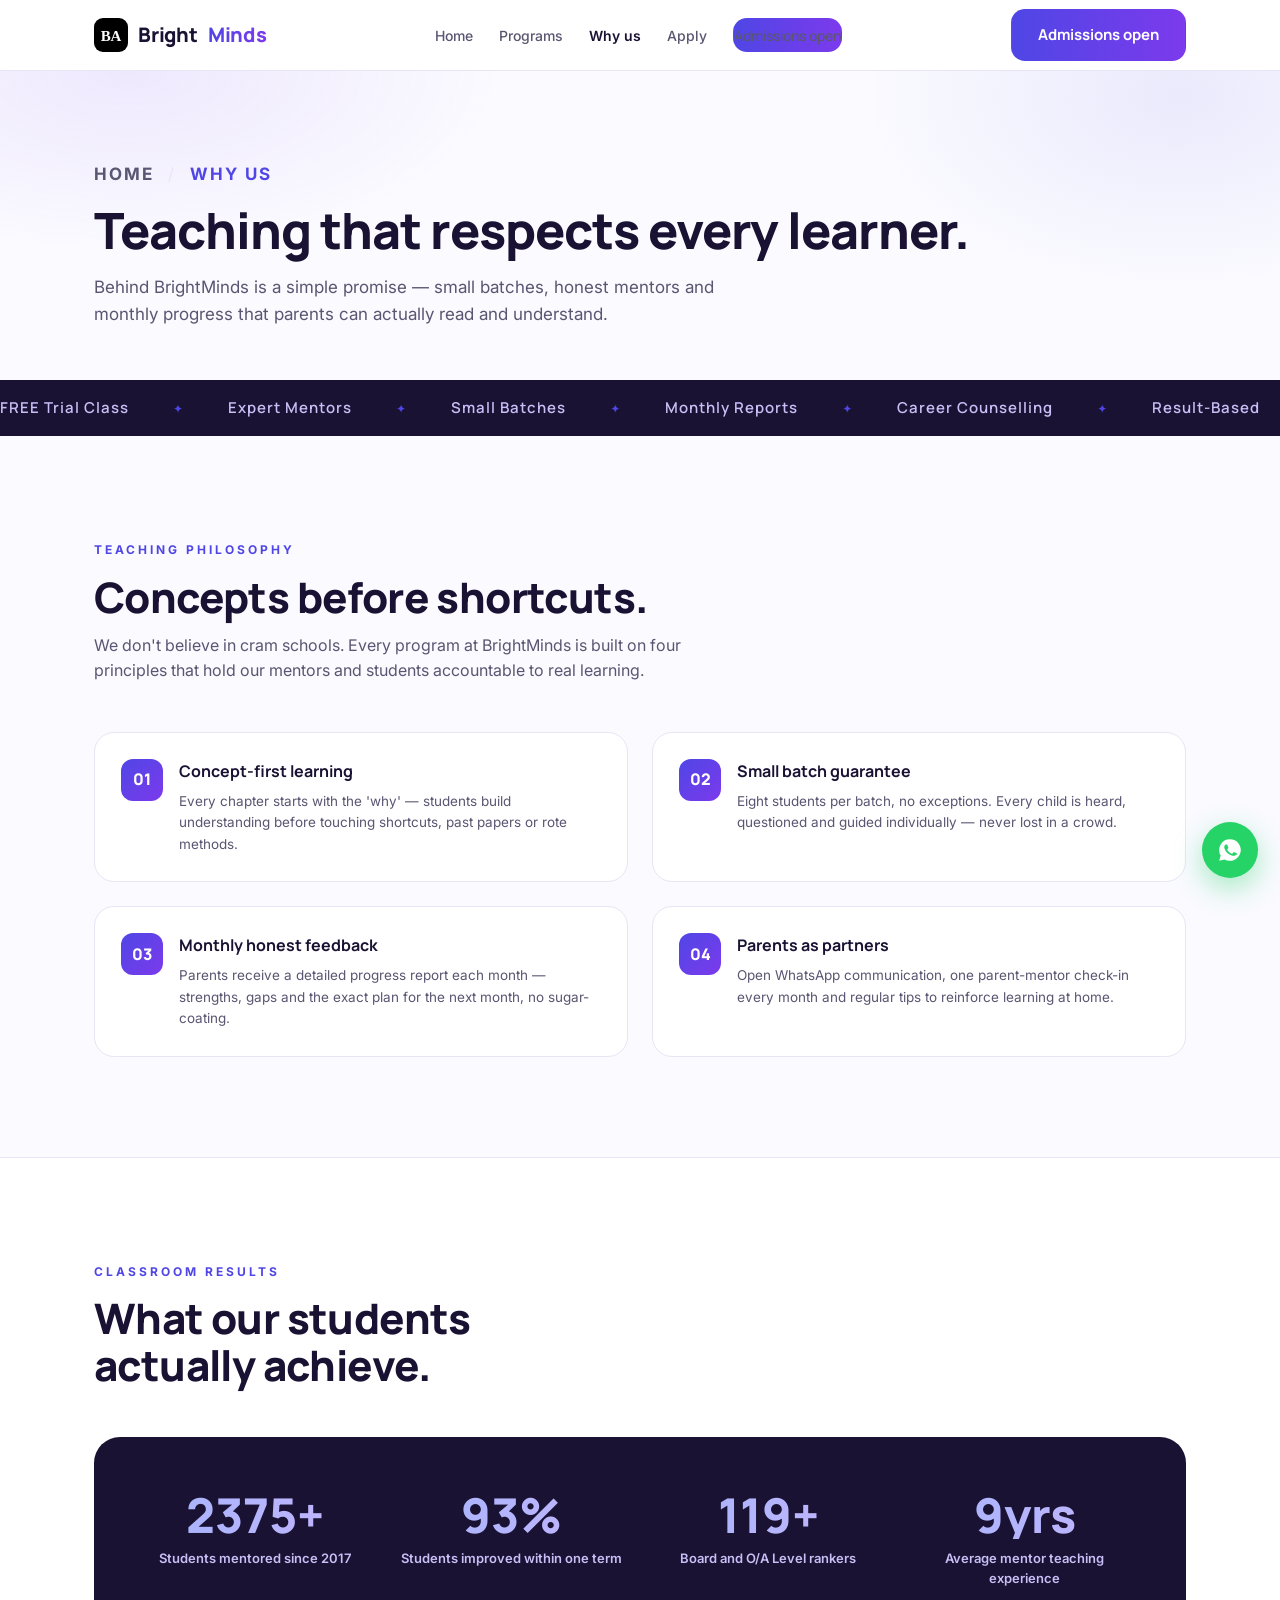
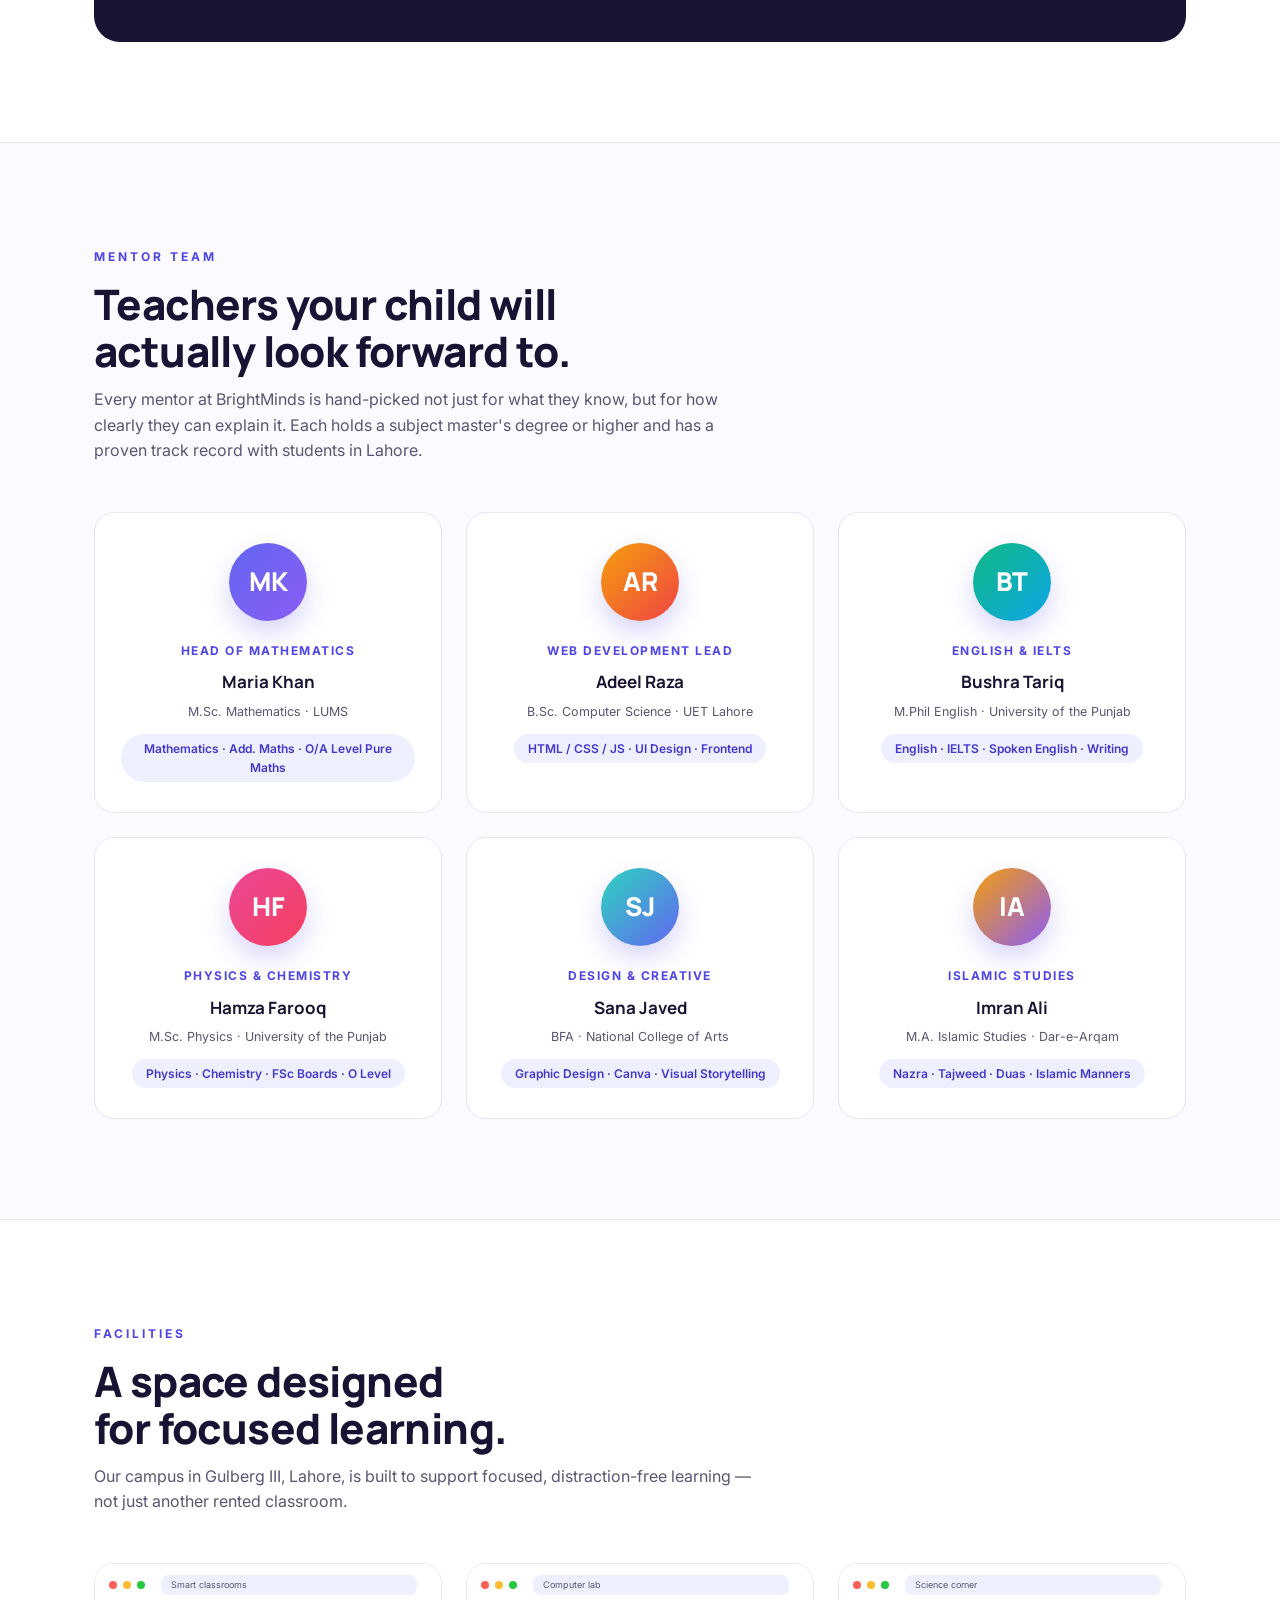
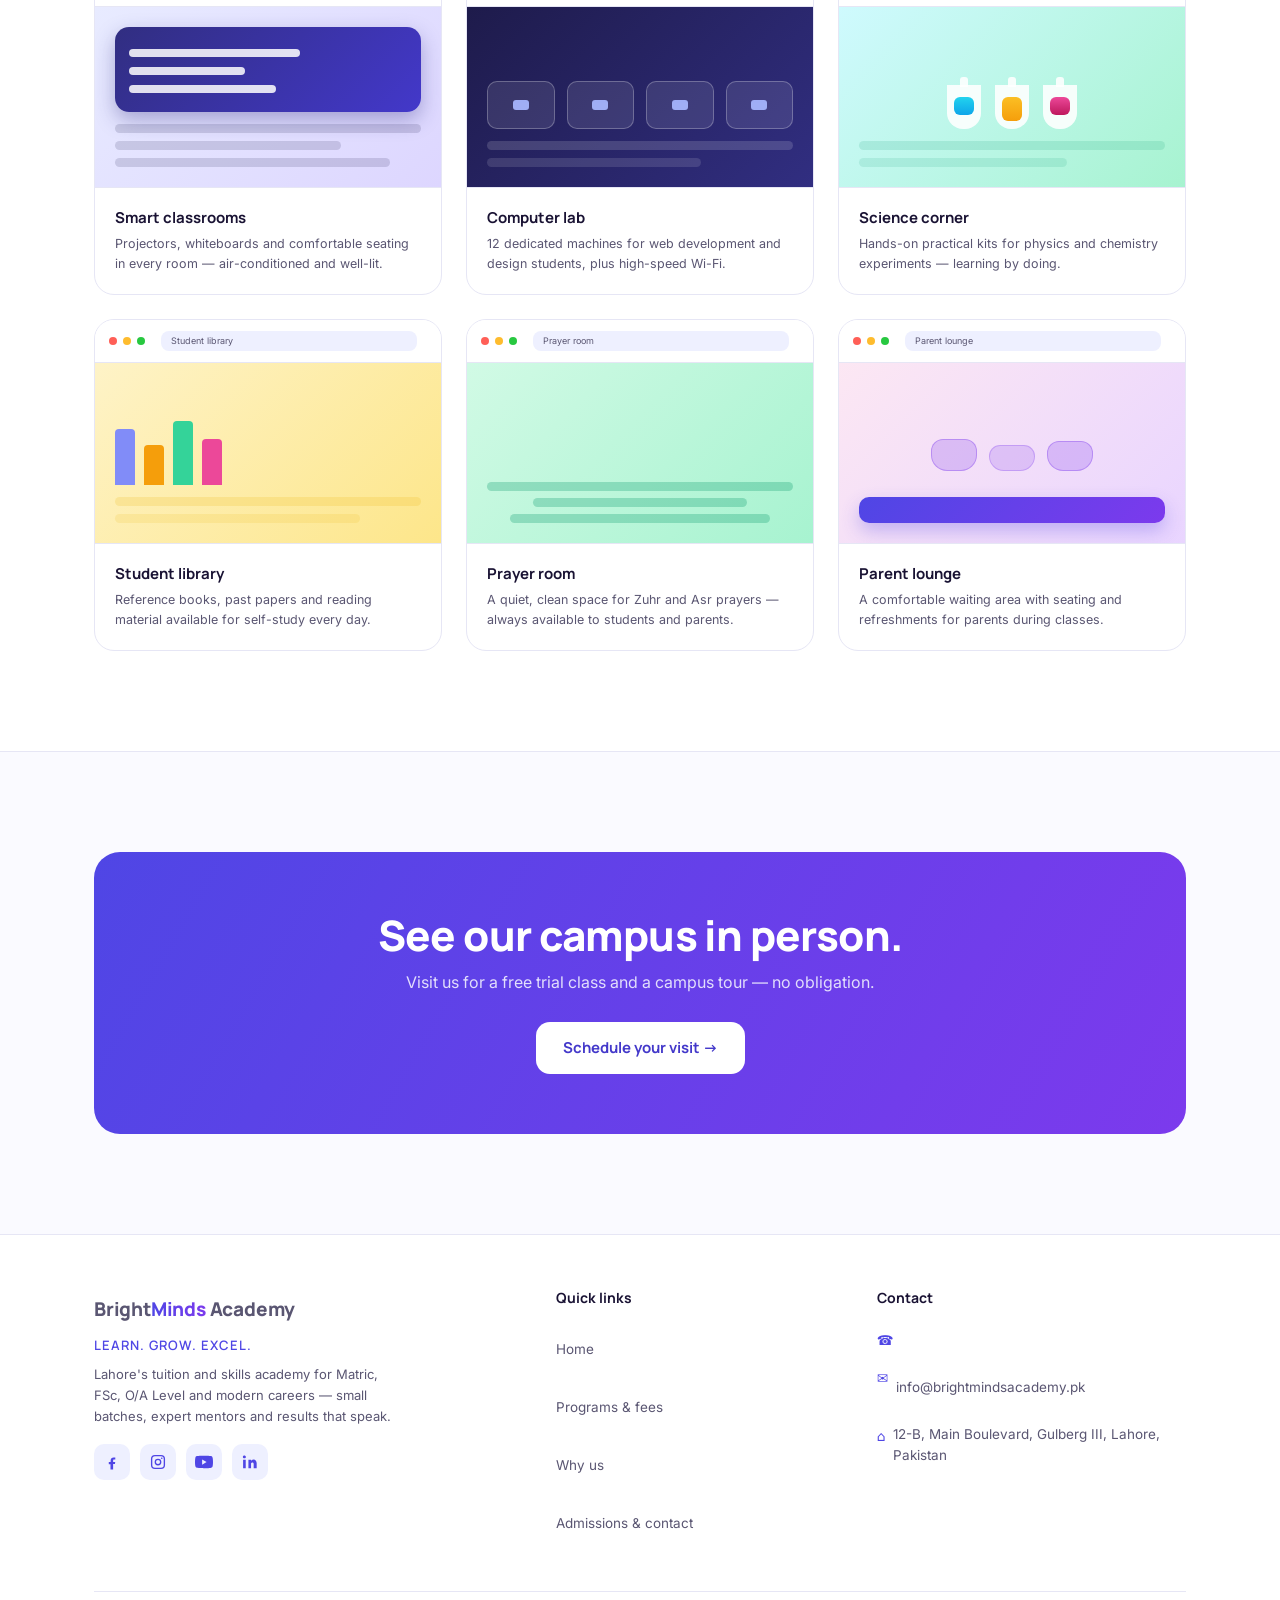
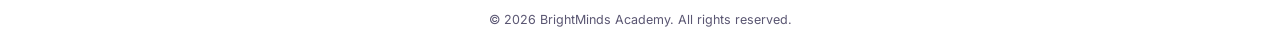
<file: why-us.html>
<!DOCTYPE html>
<html lang="en">
<head>
<meta charset="UTF-8" />
<meta name="viewport" content="width=device-width, initial-scale=1.0" />
<link rel="icon" type="image/svg+xml" href="/favicon.svg" />
<title>Why BrightMinds Academy — Our Teachers, Approach &amp; Facilities in Lahore</title>
<meta name="description" content="Meet the expert mentors behind BrightMinds Academy, Lahore. Learn about our teaching philosophy, see our classroom metrics and tour our modern facilities." />
<link rel="preconnect" href="https://fonts.googleapis.com" />
<link rel="preconnect" href="https://fonts.gstatic.com" crossorigin />
<link href="https://fonts.googleapis.com/css2?family=Manrope:wght@500;600;700;800&family=Inter:wght@400;500;600&display=swap" rel="stylesheet" />
<link rel="stylesheet" href="css/style.css" />
</head>
<body>
<div class="sp" id="sp" aria-hidden="true"></div>
<a class="skip" href="#main">Skip to content</a>

<header>
  <div class="container nav">
    <a class="brand" href="index.html"><svg class="logo" width="34" height="34" viewBox="0 0 34 34" aria-hidden="true"><rect width="34" height="34" rx="9" fill="4F46E5"/><text x="17" y="23" text-anchor="middle" font-family="Georgia,serif" font-size="15" fill="#fff">BA</text></svg>Bright<em>Minds</em></a>
    <button class="nav-toggle" id="navToggle" aria-expanded="false" aria-controls="navLinks">
      <span class="bar"></span><span class="bar"></span><span class="bar"></span>
      <span class="sr-only">Toggle navigation menu</span>
    </button>
    <nav class="nav-links" id="navLinks" aria-label="Primary">
      <a href="index.html">Home</a>
      <a href="programs.html">Programs</a>
      <a href="why-us.html" aria-current="page">Why us</a>
      <a href="apply.html">Apply</a>
          <a class="btn btn-indigo" href="apply.html">Admissions open</a>
    </nav>
    <a class="btn btn-indigo" href="apply.html">Admissions open</a>
  </div>
</header>

<main id="main">
  <section class="page-hero">
    <div class="container">
      <p class="crumb rise" style="--d:.05s"><a href="index.html">Home</a><span class="current"></span><b>Why us</b></p>
      <h1 class="rise" style="--d:.15s">Teaching that respects every learner.</h1>
      <p class="rise" style="--d:.25s">Behind BrightMinds is a simple promise — small batches, honest mentors and monthly progress that parents can actually read and understand.</p>
    </div>
  </section>

  <div class="marquee" aria-hidden="true">
    <div class="marquee-track">
      <span>FREE Trial Class</span><span>Expert Mentors</span><span>Small Batches</span><span>Monthly Reports</span><span>Career Counselling</span><span>Result-Based</span>
      <span>FREE Trial Class</span><span>Expert Mentors</span><span>Small Batches</span><span>Monthly Reports</span><span>Career Counselling</span><span>Result-Based</span>
    </div>
  </div>

  <section id="approach">
    <div class="container">
      <div class="sec-head reveal">
        <span class="kicker">Teaching philosophy</span>
        <h2>Concepts before shortcuts.</h2>
        <p>We don't believe in cram schools. Every program at BrightMinds is built on four principles that hold our mentors and students accountable to real learning.</p>
      </div>
      <div class="principle-grid">
        <div class="principle reveal"><div class="num">01</div><div><h3>Concept-first learning</h3><p>Every chapter starts with the 'why' — students build understanding before touching shortcuts, past papers or rote methods.</p></div></div>
        <div class="principle reveal"><div class="num">02</div><div><h3>Small batch guarantee</h3><p>Eight students per batch, no exceptions. Every child is heard, questioned and guided individually — never lost in a crowd.</p></div></div>
        <div class="principle reveal"><div class="num">03</div><div><h3>Monthly honest feedback</h3><p>Parents receive a detailed progress report each month — strengths, gaps and the exact plan for the next month, no sugar-coating.</p></div></div>
        <div class="principle reveal"><div class="num">04</div><div><h3>Parents as partners</h3><p>Open WhatsApp communication, one parent-mentor check-in every month and regular tips to reinforce learning at home.</p></div></div>
      </div>
    </div>
  </section>

  <section class="alt">
    <div class="container">
      <div class="sec-head reveal"><span class="kicker">Classroom results</span><h2>What our students actually achieve.</h2></div>
      <div class="stats stat-grid reveal">
        <div class="stat spot"><b data-count="2400" data-suffix="+">2,400+</b><span>Students mentored since 2017</span></div>
        <div class="stat spot"><b data-count="94" data-suffix="%">94%</b><span>Students improved within one term</span></div>
        <div class="stat spot"><b data-count="120" data-suffix="+">120+</b><span>Board and O/A Level rankers</span></div>
        <div class="stat spot"><b data-count="9" data-suffix="yrs">9yrs</b><span>Average mentor teaching experience</span></div>
      </div>
    </div>
  </section>

  <section id="mentors">
    <div class="container">
      <div class="sec-head reveal">
        <span class="kicker">Mentor team</span>
        <h2>Teachers your child will actually look forward to.</h2>
        <p>Every mentor at BrightMinds is hand-picked not just for what they know, but for how clearly they can explain it. Each holds a subject master's degree or higher and has a proven track record with students in Lahore.</p>
      </div>
      <div class="mentor-grid">
        <article class="mentor reveal">
          <div class="avatar av1" aria-hidden="true">MK</div>
          <span class="role">Head of Mathematics</span>
          <h3>Maria Khan</h3>
          <p class="cred">M.Sc. Mathematics · LUMS</p>
          <p class="subj">Mathematics · Add. Maths · O/A Level Pure Maths</p>
        </article>
        <article class="mentor reveal">
          <div class="avatar av2" aria-hidden="true">AR</div>
          <span class="role">Web Development Lead</span>
          <h3>Adeel Raza</h3>
          <p class="cred">B.Sc. Computer Science · UET Lahore</p>
          <p class="subj">HTML / CSS / JS · UI Design · Frontend</p>
        </article>
        <article class="mentor reveal">
          <div class="avatar av3" aria-hidden="true">BT</div>
          <span class="role">English &amp; IELTS</span>
          <h3>Bushra Tariq</h3>
          <p class="cred">M.Phil English · University of the Punjab</p>
          <p class="subj">English · IELTS · Spoken English · Writing</p>
        </article>
        <article class="mentor reveal">
          <div class="avatar av4" aria-hidden="true">HF</div>
          <span class="role">Physics &amp; Chemistry</span>
          <h3>Hamza Farooq</h3>
          <p class="cred">M.Sc. Physics · University of the Punjab</p>
          <p class="subj">Physics · Chemistry · FSc Boards · O Level</p>
        </article>
        <article class="mentor reveal">
          <div class="avatar av5" aria-hidden="true">SJ</div>
          <span class="role">Design &amp; Creative</span>
          <h3>Sana Javed</h3>
          <p class="cred">BFA · National College of Arts</p>
          <p class="subj">Graphic Design · Canva · Visual Storytelling</p>
        </article>
        <article class="mentor reveal">
          <div class="avatar av6" aria-hidden="true">IA</div>
          <span class="role">Islamic Studies</span>
          <h3>Imran Ali</h3>
          <p class="cred">M.A. Islamic Studies · Dar-e-Arqam</p>
          <p class="subj">Nazra · Tajweed · Duas · Islamic Manners</p>
        </article>
      </div>
    </div>
  </section>

  <section id="facilities" class="alt">
    <div class="container">
      <div class="sec-head reveal">
        <span class="kicker">Facilities</span>
        <h2>A space designed for focused learning.</h2>
        <p>Our campus in Gulberg III, Lahore, is built to support focused, distraction-free learning — not just another rented classroom.</p>
      </div>
      <div class="gal-grid">
        <article class="fac reveal">
          <div class="browser"><i class="r" aria-hidden="true"></i><i class="y" aria-hidden="true"></i><i class="g" aria-hidden="true"></i><em>Smart classrooms</em></div>
          <div class="shot sh1"><div class="scene"><div class="board"><div class="chalk" aria-hidden="true"></div><div class="chalk" aria-hidden="true"></div><div class="chalk" aria-hidden="true"></div></div><div class="lines"><i aria-hidden="true"></i><i aria-hidden="true"></i><i aria-hidden="true"></i></div></div></div>
          <div class="fac-body"><h3>Smart classrooms</h3><p>Projectors, whiteboards and comfortable seating in every room — air-conditioned and well-lit.</p></div>
        </article>
        <article class="fac reveal">
          <div class="browser"><i class="r" aria-hidden="true"></i><i class="y" aria-hidden="true"></i><i class="g" aria-hidden="true"></i><em>Computer lab</em></div>
          <div class="shot sh2"><div class="scene"><div class="monitors"><i aria-hidden="true"></i><i aria-hidden="true"></i><i aria-hidden="true"></i><i aria-hidden="true"></i></div><div class="lines"><i style="background:rgba(255,255,255,.15)"></i><i style="width:70%;background:rgba(255,255,255,.12)"></i></div></div></div>
          <div class="fac-body"><h3>Computer lab</h3><p>12 dedicated machines for web development and design students, plus high-speed Wi-Fi.</p></div>
        </article>
        <article class="fac reveal">
          <div class="browser"><i class="r" aria-hidden="true"></i><i class="y" aria-hidden="true"></i><i class="g" aria-hidden="true"></i><em>Science corner</em></div>
          <div class="shot sh3"><div class="scene"><div class="flasks"><div class="flask f1" aria-hidden="true"></div><div class="flask f2" aria-hidden="true"></div><div class="flask f3" aria-hidden="true"></div></div><div class="lines"><i style="background:rgba(5,150,105,.14)"></i><i style="width:68%;background:rgba(5,150,105,.12)"></i></div></div></div>
          <div class="fac-body"><h3>Science corner</h3><p>Hands-on practical kits for physics and chemistry experiments — learning by doing.</p></div>
        </article>
        <article class="fac reveal">
          <div class="browser"><i class="r" aria-hidden="true"></i><i class="y" aria-hidden="true"></i><i class="g" aria-hidden="true"></i><em>Student library</em></div>
          <div class="shot sh4"><div class="scene"><div class="books"><i class="b1" aria-hidden="true"></i><i class="b2" aria-hidden="true"></i><i class="b3" aria-hidden="true"></i><i class="b4" aria-hidden="true"></i></div><div class="lines"><i style="background:rgba(234,179,8,.18)"></i><i style="width:80%;background:rgba(234,179,8,.14)"></i></div></div></div>
          <div class="fac-body"><h3>Student library</h3><p>Reference books, past papers and reading material available for self-study every day.</p></div>
        </article>
        <article class="fac reveal">
          <div class="browser"><i class="r" aria-hidden="true"></i><i class="y" aria-hidden="true"></i><i class="g" aria-hidden="true"></i><em>Prayer room</em></div>
          <div class="shot sh5"><div class="scene"><div class="rug"><i aria-hidden="true"></i><i aria-hidden="true"></i><i aria-hidden="true"></i></div></div></div>
          <div class="fac-body"><h3>Prayer room</h3><p>A quiet, clean space for Zuhr and Asr prayers — always available to students and parents.</p></div>
        </article>
        <article class="fac reveal">
          <div class="browser"><i class="r" aria-hidden="true"></i><i class="y" aria-hidden="true"></i><i class="g" aria-hidden="true"></i><em>Parent lounge</em></div>
          <div class="shot sh6"><div class="scene"><div class="seats"><div class="seat" aria-hidden="true"></div><div class="seat s2" aria-hidden="true"></div><div class="seat s3" aria-hidden="true"></div></div><div class="table" aria-hidden="true"></div></div></div>
          <div class="fac-body"><h3>Parent lounge</h3><p>A comfortable waiting area with seating and refreshments for parents during classes.</p></div>
        </article>
      </div>
    </div>
  </section>

  <section id="cta">
    <div class="container">
      <div class="cta-band reveal">
        <h2>See our campus in person.</h2>
        <p>Visit us for a free trial class and a campus tour — no obligation.</p>
        <a class="btn" href="apply.html">Schedule your visit →</a>
      </div>
    </div>
  </section>
</main>

<footer>
  <div class="container">
    <div class="foot-grid">
      <div>
        <a class="brand" href="index.html">Bright<em>Minds</em> Academy</a>
        <p class="tagline">Learn. Grow. Excel.</p>
        <p class="foot-about">Lahore's tuition and skills academy for Matric, FSc, O/A Level and modern careers — small batches, expert mentors and results that speak.</p>
        <div class="socials">
          <a href="#" aria-label="BrightMinds Academy on Facebook"><svg width="18" height="18" viewBox="0 0 24 24" fill="currentColor" aria-hidden="true"><path d="M13.5 21.9v-7.2h2.4l.4-2.8h-2.8V10c0-.8.2-1.4 1.4-1.4h1.5V6.1c-.3 0-1.2-.1-2.3-.1-2.3 0-3.9 1.4-3.9 4v2.1H7.7v2.8h2.3v7.2z"/></svg></a>
          <a href="#" aria-label="BrightMinds Academy on Instagram"><svg width="18" height="18" viewBox="0 0 24 24" fill="none" stroke="currentColor" stroke-width="1.8" aria-hidden="true"><rect x="3.5" y="3.5" width="17" height="17" rx="4.5"/><circle cx="12" cy="12" r="3.6"/><circle cx="17" cy="7" r="1.1" fill="currentColor" stroke="none"/></svg></a>
          <a href="#" aria-label="BrightMinds Academy on YouTube"><svg width="18" height="18" viewBox="0 0 24 24" fill="currentColor" aria-hidden="true"><path d="M23.5 6.2c-.3-1-1-1.8-2-2.1C19.9 3.5 12 3.5 12 3.5s-7.9 0-9.5.6c-1 .3-1.8 1.1-2 2.2C0 8.1 0 12 0 12s0 3.9.5 5.8c.3 1 1 1.8 2 2 2.1.7 9.5.7 9.5.7s7.4 0 9.5-.7c1-.3 1.8-1 2-2C24 15.9 24 12 24 12s0-3.9-.5-5.8zM9.5 15.5v-7l6 3.5-6 3.5z"/></svg></a>
          <a href="#" aria-label="BrightMinds Academy on LinkedIn"><svg width="18" height="18" viewBox="0 0 24 24" fill="currentColor" aria-hidden="true"><path d="M20.4 20.4h-3.5v-5.6c0-1.3-.5-2.2-1.7-2.2-.9 0-1.4.6-1.7 1.2-.1.2-.1.5-.1.8v5.8H9.9V9h3.5v1.6c.5-.7 1.3-1.8 3.3-1.8 2.4 0 4.2 1.6 4.2 4.9v6.7zM4.5 3.3c-1.2 0-2 .8-2 1.9 0 1.1.8 1.9 2 1.9s2-.8 2-1.9c-.1-1.1-.9-1.9-2-1.9zM2.8 20.4h3.5V9H2.8z"/></svg></a>
        </div>
      </div>
      <div>
        <h4 class="foot-h">Quick links</h4>
        <ul class="foot-links">
          <li><a href="index.html">Home</a></li>
          <li><a href="programs.html">Programs &amp; fees</a></li>
          <li><a href="why-us.html">Why us</a></li>
          <li><a href="apply.html">Admissions &amp; contact</a></li>
        </ul>
      </div>
      <div>
        <h4 class="foot-h">Contact</h4>
        <ul class="foot-links">
          <li><span class="em" aria-hidden="true">☎</span></li>
          <li><span class="em" aria-hidden="true">✉</span><a href="mailto:info@brightmindsacademy.pk">info@brightmindsacademy.pk</a></li>
          <li><span class="em" aria-hidden="true">⌂</span>12-B, Main Boulevard, Gulberg III, Lahore, Pakistan</li>
        </ul>
      </div>
    </div>
    <div class="foot-bar">© 2026 BrightMinds Academy. All rights reserved.</div>
  </div>
</footer>

<a class="wa" href="apply.html" target="_blank" rel="noopener" aria-label="Chat with BrightMinds Academy on WhatsApp">
  <svg width="26" height="26" viewBox="0 0 24 24" fill="currentColor" aria-hidden="true"><path d="M12 2a10 10 0 0 0-8.6 15.1L2 22l5-1.3A10 10 0 1 0 12 2zm5.5 14.1c-.2.6-1.2 1.2-1.7 1.2-.5.1-1 .2-3.3-.7-2.8-1.1-4.6-4-4.7-4.2-.1-.2-1.1-1.5-1.1-2.9s.7-2 1-2.3c.2-.3.5-.3.7-.3h.5c.2 0 .4 0 .6.5l.9 2.1c.1.2.1.4 0 .6l-.5.7-.4.4c-.1.1-.3.3-.1.6.2.3.8 1.3 1.7 2.1 1.2 1.1 2.2 1.4 2.5 1.5.3.2.5.1.7-.1l1-1.2c.2-.3.4-.2.7-.1l2 1c.3.1.5.2.6.3.1.1.1.8-.1 1.3z"/></svg>
</a>

<script src="js/main.js"></script>
</body>
</html>
</file>
<file: css/style.css>
:root{
  --indigo:#4F46E5;--indigo-dark:#4338CA;--violet:#7C3AED;--soft:#EEF0FF;--pastel:#F4F6FF;--pastel2:#FBF0FF;
  --ink:#191233;--muted:#5A5672;--bg:#FAFAFF;--card:#fff;--line:#E6E6F5;
  --sans:"Manrope",system-ui,sans-serif;--body:"Inter",system-ui,sans-serif;
}
*{margin:0;padding:0;box-sizing:border-box}
html{scroll-behavior:smooth}
body{font-family:var(--body);background:var(--bg);color:var(--ink);line-height:1.6;-webkit-font-smoothing:antialiased}
::selection{background:var(--indigo);color:#fff}
a{color:inherit}
.container{max-width:1140px;margin:0 auto;padding:0 24px}
.sr-only{position:absolute;width:1px;height:1px;padding:0;margin:-1px;overflow:hidden;clip:rect(0,0,0,0);white-space:nowrap;border:0}
.skip{position:absolute;left:-999px;top:0;background:var(--indigo);color:#fff;padding:12px 20px;z-index:200;border-radius:0 0 12px 0;font-weight:600}
.skip:focus{left:0}

header{position:sticky;top:0;z-index:100;background:rgba(255,255,255,.9);backdrop-filter:blur(14px);border-bottom:1px solid var(--line)}
.nav{display:flex;align-items:center;justify-content:space-between;height:70px;gap:20px}
.brand{font-family:var(--sans);font-weight:800;font-size:20px;text-decoration:none;letter-spacing:-.2px;white-space:nowrap;display:inline-block;padding:11px 0;line-height:1.3}
.brand em{font-style:normal;background:linear-gradient(90deg,var(--indigo),var(--violet));-webkit-background-clip:text;background-clip:text;color:transparent}
.nav-links{display:flex;gap:26px;align-items:center}
.nav-links a{text-decoration:none;font-size:14px;font-weight:500;color:var(--muted);position:relative;padding:6px 0}
.nav-links a:hover{color:var(--ink)}
.nav-links a[aria-current="page"]{color:var(--ink);font-weight:600}
.nav-links a[aria-current="page"]::after{content:"";position:absolute;left:0;right:0;bottom:-2px;height:2px;border-radius:2px;background:linear-gradient(90deg,var(--indigo),var(--violet))}
.nav-toggle{display:none;background:none;border:0;width:46px;height:46px;flex-direction:column;align-items:center;justify-content:center;gap:5px;cursor:pointer;border-radius:10px;flex:none}
.nav-toggle .bar{width:20px;height:2px;background:var(--ink);border-radius:2px;transition:transform .2s,opacity .2s}
body.nav-open .nav-toggle .bar:nth-child(1){transform:translateY(7px) rotate(45deg)}
body.nav-open .nav-toggle .bar:nth-child(2){opacity:0}
body.nav-open .nav-toggle .bar:nth-child(3){transform:translateY(-7px) rotate(-45deg)}

.btn{display:inline-flex;align-items:center;gap:8px;padding:13px 26px;border-radius:14px;font-weight:700;font-size:15px;text-decoration:none;border:1px solid transparent;cursor:pointer;font-family:var(--sans);transition:transform .15s,box-shadow .2s,background .2s}
.btn:active{transform:scale(.97)}
.btn-indigo{background:linear-gradient(90deg,var(--indigo),var(--violet));color:#fff}
.btn-indigo:hover{box-shadow:0 12px 30px rgba(79,70,229,.35)}
.btn-line{border-color:var(--line);background:#fff;color:var(--ink)}
.btn-line:hover{border-color:var(--indigo)}
.center{text-align:center;margin-top:34px}

.hero{padding:clamp(64px,9vw,110px) 0 72px;position:relative;overflow:hidden}
.hero::before{content:"";position:absolute;width:46vmax;height:46vmax;left:-18vmax;top:-20vmax;border-radius:50%;background:radial-gradient(circle,rgba(124,58,237,.12),transparent 60%);pointer-events:none}
.hero-grid{display:grid;grid-template-columns:1.05fr .95fr;gap:56px;align-items:center;position:relative;z-index:2}
.hero .kicker{display:inline-block;font-size:12px;font-weight:700;letter-spacing:2px;text-transform:uppercase;color:var(--indigo);background:var(--soft);padding:7px 16px;border-radius:999px;margin-bottom:20px}
.hero h1{font-family:var(--sans);font-weight:800;font-size:clamp(38px,5.4vw,58px);line-height:1.08;letter-spacing:-1px;margin-bottom:18px;text-wrap:balance}
.hero h1 span{background:linear-gradient(90deg,var(--indigo),var(--violet));-webkit-background-clip:text;background-clip:text;color:transparent}
.hero p{color:var(--muted);max-width:520px;margin-bottom:28px;font-size:17px}
.hero-actions{display:flex;gap:12px;flex-wrap:wrap}
.hero-note{margin-top:22px;font-size:13px;color:var(--muted)}
.hero-note b{color:var(--indigo)}

.hero-visual{position:relative;height:340px}
.course-pill{position:absolute;background:#fff;border:1px solid var(--line);border-radius:18px;padding:16px 18px;box-shadow:0 24px 50px rgba(25,18,51,.12);display:flex;align-items:center;gap:14px;min-width:230px}
.course-pill .cp-ic{width:46px;height:46px;flex:none;border-radius:13px;display:flex;align-items:center;justify-content:center;font-size:20px;font-weight:800;color:#fff}
.course-pill h4{font-size:14px;font-weight:700}
.course-pill span{font-size:12px;color:var(--muted)}
.cp1{top:16px;left:0;animation:float 6s ease-in-out infinite}
.cp2{top:118px;right:0;animation:float 7s ease-in-out .6s infinite}
.cp3{top:224px;left:30px;animation:float 6.5s ease-in-out 1.2s infinite}
@keyframes float{0%,100%{transform:translateY(0)}50%{transform:translateY(-10px)}}
.bg1{background:linear-gradient(135deg,#6366F1,#8B5CF6)}.bg2{background:linear-gradient(135deg,#F59E0B,#EF4444)}.bg3{background:linear-gradient(135deg,#10B981,#0EA5E9)}

.page-hero{padding:clamp(56px,7vw,92px) 0 52px;position:relative;overflow:hidden;background:radial-gradient(620px 300px at 10% 0%,rgba(124,58,237,.09),transparent 60%),radial-gradient(520px 320px at 92% 8%,rgba(79,70,229,.09),transparent 60%)}
.crumb{font-size:12px;letter-spacing:2px;text-transform:uppercase;font-weight:700;color:var(--indigo);display:flex;flex-wrap:wrap;gap:8px;align-items:center}
.crumb a{color:var(--muted);text-decoration:none}
.crumb a:hover{color:var(--indigo)}
.crumb b{font-weight:700;color:var(--indigo)}
.crumb span::before{content:"/";margin:0 6px;color:var(--line);font-weight:400}
.page-hero h1{font-family:var(--sans);font-weight:800;font-size:clamp(34px,5vw,50px);letter-spacing:-1px;line-height:1.12;margin:14px 0 16px;text-wrap:balance}
.page-hero p{color:var(--muted);max-width:660px;font-size:17px}

.marquee{overflow:hidden;background:var(--ink);color:#fff;padding:16px 0;position:relative;z-index:3}
.marquee-track{display:flex;gap:44px;width:max-content;animation:scroll 26s linear infinite}
.marquee span{font-family:var(--sans);font-weight:600;font-size:15px;letter-spacing:1px;display:inline-flex;align-items:center;gap:44px;white-space:nowrap;color:#C7BFF5}
.marquee span::after{content:"✦";color:var(--indigo);font-size:12px}
@keyframes scroll{to{transform:translateX(-50%)}}

.sp{position:fixed;top:0;left:0;height:3px;width:0;z-index:999;background:linear-gradient(90deg,var(--indigo),var(--violet));box-shadow:0 0 12px rgba(79,70,229,.55)}
.hero-fx{position:absolute;inset:0;pointer-events:none;will-change:transform}
.orb{position:absolute;border-radius:50%;filter:blur(30px);opacity:.5}
.hero-fx .orb.o1{width:30vmax;height:30vmax;right:-8vmax;top:-10vmax;background:radial-gradient(circle,var(--indigo),transparent 65%);animation:bob 12s ease-in-out infinite}
.hero-fx .orb.o2{width:24vmax;height:24vmax;left:-8vmax;bottom:-6vmax;background:radial-gradient(circle,var(--violet),transparent 65%);animation:bob 10s ease-in-out 2s infinite}
@keyframes bob{0%,100%{transform:translateY(0)}50%{transform:translateY(-16px)}}
.spot{position:relative}
.spot::before{content:"";position:absolute;inset:0;border-radius:inherit;pointer-events:none;opacity:0;transition:opacity .3s;background:radial-gradient(340px circle at var(--mx,50%) var(--my,50%),rgba(79,70,229,.75),transparent 45%);z-index:1}
.spot:hover::before{opacity:.1}
.hero .rise{opacity:0;animation:rise .7s cubic-bezier(.22,1,.36,1) forwards;animation-delay:var(--d,0s)}
.page-hero .rise{opacity:0;animation:rise .7s cubic-bezier(.22,1,.36,1) forwards;animation-delay:var(--d,0s)}
@keyframes rise{from{opacity:0;transform:translateY(26px)}to{opacity:1;transform:none}}

section{padding:clamp(64px,8vw,100px) 0}
.sec-head{max-width:660px;margin-bottom:48px}
.sec-head .kicker{font-size:12px;font-weight:700;letter-spacing:3px;text-transform:uppercase;color:var(--indigo)}
.sec-head h2{font-family:var(--sans);font-weight:800;font-size:clamp(30px,4vw,42px);letter-spacing:-.6px;line-height:1.12;margin-top:12px;text-wrap:balance}
.sec-head p{color:var(--muted);margin-top:12px}
.sec-center{margin-left:auto;margin-right:auto;text-align:center}

.course-grid{display:grid;grid-template-columns:repeat(3,1fr);gap:24px}
.course{background:#fff;border:1px solid var(--line);border-radius:20px;overflow:hidden;transition:transform .2s,box-shadow .2s}
.course:hover{transform:translateY(-5px);box-shadow:0 24px 48px rgba(25,18,51,.1)}
.course-art{height:96px;padding:22px;color:#fff;display:flex;align-items:flex-end;position:relative}
.course-art .lvl{position:absolute;top:16px;right:16px;font-size:12px;font-weight:700;background:rgba(255,255,255,.22);padding:4px 12px;border-radius:999px}
.course-art .chip{font-size:12px;font-weight:700;background:rgba(0,0,0,.2);padding:4px 12px;border-radius:999px;backdrop-filter:blur(4px)}
.art-i{background:linear-gradient(135deg,#6366F1,#8B5CF6)}.art-j{background:linear-gradient(135deg,#F59E0B,#EF4444)}
.art-m{background:linear-gradient(135deg,#10B981,#0EA5E9)}.art-d{background:linear-gradient(135deg,#EC4899,#F43F5E)}
.art-g{background:linear-gradient(135deg,#2DD4BF,#6366F1)}.art-f{background:linear-gradient(135deg,#A78BFA,#6366F1)}
.art-e{background:linear-gradient(135deg,#34D399,#22D3EE)}.art-c{background:linear-gradient(135deg,#F59E0B,#8B5CF6)}
.course-body{padding:20px}
.course-body h3{font-size:17px;margin-bottom:6px}
.course-body p{font-size:13px;color:var(--muted);margin-bottom:12px}
.course-meta{display:flex;justify-content:space-between;align-items:center;font-size:13px;color:var(--muted);gap:8px;flex-wrap:wrap}
.course-meta b{color:var(--ink)}
.course-meta .enroll{color:var(--indigo);font-weight:700;text-decoration:none;display:inline-flex;align-items:center;min-height:44px;padding:0 8px;margin-right:-8px}
.course-meta .enroll:hover{text-decoration:underline}

.fee-note{display:flex;gap:14px;align-items:flex-start;background:var(--soft);border:1px solid #DCDEFB;border-radius:16px;padding:20px 22px;margin-top:30px}
.fee-note .ic{width:40px;height:40px;flex:none;border-radius:12px;background:linear-gradient(135deg,var(--indigo),var(--violet));color:#fff;display:flex;align-items:center;justify-content:center;font-size:18px}
.fee-note h4{font-size:15px;margin-bottom:4px;font-family:var(--sans)}
.fee-note p{font-size:13.5px;color:var(--muted)}

.why-grid{display:grid;grid-template-columns:repeat(4,1fr);gap:24px}
.why{background:#fff;border:1px solid var(--line);border-radius:20px;padding:26px}
.why .ic{width:48px;height:48px;display:flex;align-items:center;justify-content:center;border-radius:14px;font-size:20px;margin-bottom:14px;color:#fff}
.why h3{font-size:16px;margin-bottom:8px;font-family:var(--sans);font-weight:700}
.why p{font-size:13px;color:var(--muted)}
.ic-i{background:linear-gradient(135deg,#6366F1,#8B5CF6)}.ic-j{background:linear-gradient(135deg,#F59E0B,#EF4444)}
.ic-m{background:linear-gradient(135deg,#10B981,#0EA5E9)}.ic-d{background:linear-gradient(135deg,#EC4899,#F43F5E)}
.ic-e{background:linear-gradient(135deg,#34D399,#22D3EE)}.ic-c{background:linear-gradient(135deg,#F59E0B,#8B5CF6)}

.stats{display:grid;grid-template-columns:repeat(4,1fr);gap:26px;text-align:center;background:var(--ink);border-radius:26px;padding:clamp(34px,5vw,54px) clamp(20px,4vw,46px);color:#fff}
.stat b{display:block;font-family:var(--sans);font-weight:800;font-size:clamp(32px,4.4vw,48px);background:linear-gradient(90deg,#A5B4FC,#C4B5FD);-webkit-background-clip:text;background-clip:text;color:transparent;line-height:1}
.stat span{color:#C7BFF5;font-size:13px;font-weight:600;display:block;margin-top:10px;line-height:1.5}

.alt{background:#fff;border-top:1px solid var(--line);border-bottom:1px solid var(--line)}
.tst-grid{display:grid;grid-template-columns:repeat(3,1fr);gap:24px}
.tst{background:var(--bg);border:1px solid var(--line);border-radius:20px;padding:26px}
.tst .stars{color:#F5A623;margin-bottom:12px;letter-spacing:2px}
.tst p{font-size:14px;color:var(--muted);font-style:italic}
.tst .who{margin-top:16px;font-size:14px;font-weight:700;font-family:var(--sans)}
.tst .who span{display:block;font-weight:400;color:var(--muted);font-size:12px;font-family:var(--body)}

.cta-band{background:linear-gradient(120deg,var(--indigo),var(--violet));border-radius:26px;color:#fff;padding:clamp(36px,5vw,60px);text-align:center}
.cta-band h2{font-family:var(--sans);font-weight:800;font-size:clamp(28px,4vw,42px);letter-spacing:-.6px;line-height:1.1}
.cta-band p{color:#E2DEFC;margin:12px 0 26px}
.cta-band .btn{background:#fff;color:var(--indigo-dark)}

.foot-grid{display:grid;grid-template-columns:1.5fr 1fr 1.1fr;gap:40px;padding:52px 0 40px}
footer{background:#fff;border-top:1px solid var(--line);color:var(--muted);font-size:14px}
footer .brand{display:inline-block;font-size:19px;margin-bottom:4px;padding:10px 0;line-height:1.3}
.foot-about{font-size:13px;max-width:300px;margin-top:8px}
.tagline{font-family:var(--sans);font-weight:600;color:var(--indigo);font-size:13px;letter-spacing:1px;text-transform:uppercase}
.foot-h{font-family:var(--sans);font-size:14px;font-weight:700;color:var(--ink);margin-bottom:14px}
.foot-links{list-style:none;display:flex;flex-direction:column;gap:4px}
.foot-links a{text-decoration:none;color:var(--muted);font-size:13.5px;display:inline-flex;align-items:center;min-height:44px}
.foot-links a:hover{color:var(--indigo)}
.foot-links li{font-size:13.5px;display:flex;gap:8px;align-items:flex-start;padding:5px 0}
.foot-links .em{color:var(--indigo);flex:none;margin-top:2px}
.socials{display:flex;gap:10px;margin-top:18px}
.socials a{width:36px;height:36px;border-radius:10px;background:var(--soft);display:flex;align-items:center;justify-content:center;color:var(--indigo);text-decoration:none;transition:transform .15s,background .2s}
.socials a:hover{transform:translateY(-3px);background:#E0E4FF}
.foot-bar{border-top:1px solid var(--line);padding:18px 0 22px;text-align:center;font-size:12.5px}

.wa{position:fixed;right:22px;bottom:22px;z-index:150;width:56px;height:56px;border-radius:50%;background:#25D366;display:flex;align-items:center;justify-content:center;color:#fff;box-shadow:0 10px 28px rgba(37,211,102,.4);text-decoration:none;transition:transform .2s}
.wa:hover{transform:scale(1.08)}

.principle-grid{display:grid;grid-template-columns:repeat(2,1fr);gap:24px}
.principle{background:#fff;border:1px solid var(--line);border-radius:20px;padding:26px;display:flex;gap:16px;align-items:flex-start}
.principle .num{width:42px;height:42px;flex:none;border-radius:12px;background:linear-gradient(135deg,var(--indigo),var(--violet));color:#fff;font-family:var(--sans);font-weight:800;display:flex;align-items:center;justify-content:center}
.principle h3{font-size:16px;margin-bottom:6px;font-family:var(--sans)}
.principle p{font-size:13.5px;color:var(--muted)}

.mentor-grid{display:grid;grid-template-columns:repeat(3,1fr);gap:24px}
.mentor{background:#fff;border:1px solid var(--line);border-radius:20px;padding:30px 26px;text-align:center}
.avatar{width:78px;height:78px;border-radius:50%;margin:0 auto 16px;display:flex;align-items:center;justify-content:center;color:#fff;font-weight:800;font-size:26px;font-family:var(--sans);box-shadow:0 12px 26px rgba(79,70,229,.22)}
.av1{background:linear-gradient(135deg,#6366F1,#8B5CF6)}.av2{background:linear-gradient(135deg,#F59E0B,#EF4444)}
.av3{background:linear-gradient(135deg,#10B981,#0EA5E9)}.av4{background:linear-gradient(135deg,#EC4899,#F43F5E)}
.av5{background:linear-gradient(135deg,#2DD4BF,#6366F1)}.av6{background:linear-gradient(135deg,#F59E0B,#8B5CF6)}
.mentor .role{font-size:12px;color:var(--indigo);font-weight:700;text-transform:uppercase;letter-spacing:1.5px}
.mentor h3{font-size:17px;font-family:var(--sans);margin:6px 0 4px}
.mentor .cred{font-size:12.5px;color:var(--muted);margin-top:6px}
.mentor .subj{display:inline-block;margin-top:12px;font-size:12px;font-weight:600;color:var(--indigo-dark);background:var(--soft);padding:5px 14px;border-radius:999px}

.gal-grid{display:grid;grid-template-columns:repeat(3,1fr);gap:24px}
.fac{background:#fff;border:1px solid var(--line);border-radius:20px;overflow:hidden;transition:transform .2s,box-shadow .2s}
.fac:hover{transform:translateY(-5px);box-shadow:0 24px 48px rgba(25,18,51,.1)}
.browser{display:flex;align-items:center;gap:6px;padding:11px 14px;background:#fff;border-bottom:1px solid var(--line)}
.browser i{width:8px;height:8px;border-radius:50%}
.browser .r{background:#FF5F57}.browser .y{background:#FEBC2E}.browser .g{background:#28C840}
.browser em{flex:1;margin:0 10px;height:20px;background:var(--soft);border-radius:8px;font-style:normal;font-size:9px;color:var(--muted);display:flex;align-items:center;padding:0 10px;overflow:hidden;white-space:nowrap}
.shot{height:180px;position:relative;overflow:hidden}
.fac-body{padding:18px 20px 20px;border-top:1px solid var(--line)}
.fac-body h3{font-size:15px;margin-bottom:4px;font-family:var(--sans)}
.fac-body p{font-size:12.5px;color:var(--muted)}
.sh1{background:linear-gradient(135deg,#E8EBFF,#DDD6FF)}
.sh2{background:linear-gradient(135deg,#1E1B4B,#312E81)}
.sh3{background:linear-gradient(135deg,#CFFAFE,#A7F3D0)}
.sh4{background:linear-gradient(135deg,#FEF3C7,#FDE68A)}
.sh5{background:linear-gradient(135deg,#D1FAE5,#A7F3D0)}
.sh6{background:linear-gradient(135deg,#FCE7F3,#E9D5FF)}
.scene{position:absolute;inset:0;padding:20px;display:flex;flex-direction:column;justify-content:flex-end;gap:12px}
.lines{display:flex;flex-direction:column;gap:8px}
.lines i{display:block;height:9px;border-radius:6px;background:rgba(19,14,64,.14)}
.lines i:nth-child(2){width:74%}
.lines i:nth-child(3){width:90%}
.board{height:92px;background:linear-gradient(135deg,#312E81,#4338CA);border-radius:14px;position:relative;box-shadow:0 8px 20px rgba(49,46,129,.35)}
.board .chalk{position:absolute;left:14px;background:rgba(255,255,255,.85);height:8px;border-radius:6px}
.board .chalk:nth-child(1){top:22px;width:56%}
.board .chalk:nth-child(2){top:40px;width:38%}
.board .chalk:nth-child(3){top:58px;width:48%}
.monitors{display:grid;grid-template-columns:repeat(4,1fr);gap:12px}
.monitors i{height:48px;border-radius:10px;background:rgba(255,255,255,.1);border:1px solid rgba(255,255,255,.26);display:flex;align-items:center;justify-content:center}
.monitors i::after{content:"";width:16px;height:10px;background:rgba(165,180,252,.95);border-radius:3px}
.flasks{display:flex;gap:14px;align-items:flex-end;justify-content:center;height:100%}
.flask{width:34px;height:44px;background:rgba(255,255,255,.88);border-radius:0 0 16px 16px;position:relative}
.flask::before{content:"";position:absolute;top:-8px;left:50%;transform:translateX(-50%);width:8px;height:10px;background:rgba(255,255,255,.88);border-radius:3px 3px 0 0}
.flask::after{content:"";position:absolute;left:7px;right:7px;top:12px;height:18px;border-radius:6px}
.f1::after{background:linear-gradient(180deg,#22D3EE,#0EA5E9)}
.f2::after{background:linear-gradient(180deg,#FBBF24,#F59E0B);height:24px}
.f3::after{background:linear-gradient(180deg,#EC4899,#BE185D)}
.books{display:flex;gap:9px;align-items:flex-end;height:100%}
.books i{width:20px;border-radius:4px 4px 0 0}
.b1{height:56px;background:#818CF8}.b2{height:40px;background:#F59E0B}.b3{height:64px;background:#34D399}.b4{height:46px;background:#EC4899}
.rug{display:flex;flex-direction:column;gap:7px;height:100%;justify-content:flex-end}
.rug i{display:block;height:9px;border-radius:6px;background:rgba(5,150,105,.28)}
.rug i:nth-child(2){width:70%;align-self:center}
.rug i:nth-child(3){width:85%;align-self:center}
.seats{display:flex;gap:12px;align-items:flex-end;justify-content:center;height:100%}
.seat{width:46px;height:32px;background:rgba(124,58,237,.22);border-radius:12px 12px 16px 16px;border:1px solid rgba(124,58,237,.35)}
.seat.s2{height:26px;opacity:.8}
.seat.s3{height:30px}
.table{height:40px;background:linear-gradient(135deg,#4F46E5,#7C3AED);border-radius:10px;margin-top:14px;box-shadow:0 8px 18px rgba(79,70,229,.3)}

.steps{display:grid;grid-template-columns:repeat(3,1fr);gap:24px}
.scard{background:#fff;border:1px solid var(--line);border-radius:20px;padding:28px;position:relative}
.snum{width:46px;height:46px;border-radius:13px;background:linear-gradient(135deg,var(--indigo),var(--violet));color:#fff;font-family:var(--sans);font-weight:800;font-size:17px;display:flex;align-items:center;justify-content:center;margin-bottom:16px;box-shadow:0 10px 22px rgba(79,70,229,.25)}
.scard h3{font-size:17px;margin-bottom:8px;font-family:var(--sans)}
.scard p{font-size:13.5px;color:var(--muted)}

.dual{display:grid;grid-template-columns:1.5fr 1fr;gap:40px;align-items:start}
.form-wrap{background:#fff;border:1px solid var(--line);border-radius:24px;padding:clamp(24px,4vw,38px)}
.form-wrap h2{font-family:var(--sans);font-weight:800;font-size:clamp(24px,3vw,30px);letter-spacing:-.4px;margin-bottom:6px}
.form-wrap .form-sub{font-size:14px;color:var(--muted);margin-bottom:24px}
.form-grid{display:grid;grid-template-columns:1fr 1fr;gap:18px}
.field{display:flex;flex-direction:column;gap:6px}
.field.full{grid-column:1/-1}
.field label{font-size:13px;font-weight:700;font-family:var(--sans)}
.field input,.field select,.field textarea{padding:12px 14px;border:1px solid var(--line);border-radius:12px;background:#fff;font-family:var(--body);font-size:14px;color:var(--ink);transition:border-color .15s,box-shadow .15s}
.field input:focus,.field select:focus,.field textarea:focus{outline:none;border-color:var(--indigo);box-shadow:0 0 0 3px rgba(79,70,229,.15)}
.form-hint{font-size:12px;color:var(--muted)}
.form-actions{display:flex;align-items:center;gap:16px;flex-wrap:wrap;margin-top:22px}
.form-actions small{font-size:12px;color:var(--muted);max-width:280px}
.info-grid{display:grid;grid-template-columns:1fr;gap:18px}
.info{background:#fff;border:1px solid var(--line);border-radius:18px;padding:22px;display:flex;gap:14px;align-items:flex-start}
.info .ic{width:44px;height:44px;flex:none;border-radius:12px;color:#fff;display:flex;align-items:center;justify-content:center;font-size:18px}
.info h3{font-size:15px;margin-bottom:3px;font-family:var(--sans)}
.info p{font-size:13px;color:var(--muted)}

.faq{max-width:780px;margin:0 auto}
.faq details{background:#fff;border:1px solid var(--line);border-radius:16px;padding:0 22px;margin-bottom:14px}
.faq summary{padding:18px 0;font-weight:700;font-family:var(--sans);cursor:pointer;list-style:none;display:flex;justify-content:space-between;align-items:center;gap:14px;font-size:15px}
.faq summary::-webkit-details-marker{display:none}
.faq summary:hover{color:var(--indigo)}
.faq summary::after{content:"+";color:var(--indigo);font-size:22px;font-weight:600;line-height:1;flex:none}
.faq details[open] summary::after{content:"–"}
.faq p{padding-bottom:20px;color:var(--muted);font-size:14px;max-width:640px}

.reveal{opacity:0;transform:translateY(20px);transition:opacity .6s ease,transform .6s ease}
.reveal.in{opacity:1;transform:none}
:focus-visible{outline:3px solid var(--indigo);outline-offset:2px;border-radius:4px}

@media (prefers-reduced-motion:reduce){
  html{scroll-behavior:auto}
  .marquee-track,.course-pill,.orb{animation:none !important}
  .reveal{opacity:1;transform:none;transition:none}
  .hero .rise,.page-hero .rise{opacity:1;transform:none;animation:none}
  .hero-fx{transform:none !important}
  .spot::before{display:none}
}

@media(max-width:960px){
  .hero-grid{grid-template-columns:1fr}
  .hero-visual{height:300px;margin-top:10px}
  .course-grid,.why-grid,.tst-grid,.mentor-grid,.gal-grid{grid-template-columns:1fr 1fr}
  .steps{grid-template-columns:1fr 1fr}
  .stats{grid-template-columns:1fr 1fr}
  .foot-grid{grid-template-columns:1fr 1fr;gap:32px}
  .dual{grid-template-columns:1fr}
  .nav-links{position:fixed;top:70px;left:0;right:0;margin:0;background:#fff;flex-direction:column;align-items:flex-start;gap:4px;padding:12px 24px 24px;border-bottom:1px solid var(--line);display:none;box-shadow:0 18px 30px rgba(25,18,51,.08);z-index:99}
  body.nav-open .nav-links{display:flex}
  .nav-links a{padding:12px 0;font-size:16px;width:100%}
  .nav-links .btn{width:100%;justify-content:center;margin-top:12px}
  .nav-links a[aria-current="page"]::after{display:none}
  .nav-toggle{display:flex}
}
@media(max-width:600px){
  .course-grid,.why-grid,.tst-grid,.mentor-grid,.gal-grid,.principle-grid,.steps{grid-template-columns:1fr}
  .foot-grid{grid-template-columns:1fr}
  .form-grid{grid-template-columns:1fr}
  .course-pill{min-width:200px;left:0 !important;right:auto !important}
  .stats{gap:22px}
  .nav>.btn-indigo{display:none}
}
/* header logo + entrance animation (portfolio polish) */
header{animation:navIn .7s cubic-bezier(.2,.7,.2,1) both}
@keyframes navIn{from{transform:translateY(-100%);opacity:0}to{transform:none;opacity:1}}
.brand{display:flex;align-items:center;gap:10px}
.brand .logo{width:34px;height:34px;flex:none;animation:logoPop .6s .25s cubic-bezier(.34,1.56,.64,1) both}
.logo{animation:logoPop .6s .25s cubic-bezier(.34,1.56,.64,1) both}
@keyframes logoPop{from{opacity:0;transform:scale(.4) rotate(-14deg)}to{opacity:1;transform:none}}
.nav-links a{position:relative;padding-bottom:3px}
.nav-links a::after{content:"";position:absolute;left:0;bottom:0;width:0;height:1px;background:currentColor;transition:width .3s ease}
.nav-links a:hover::after{width:100%}
</file>
